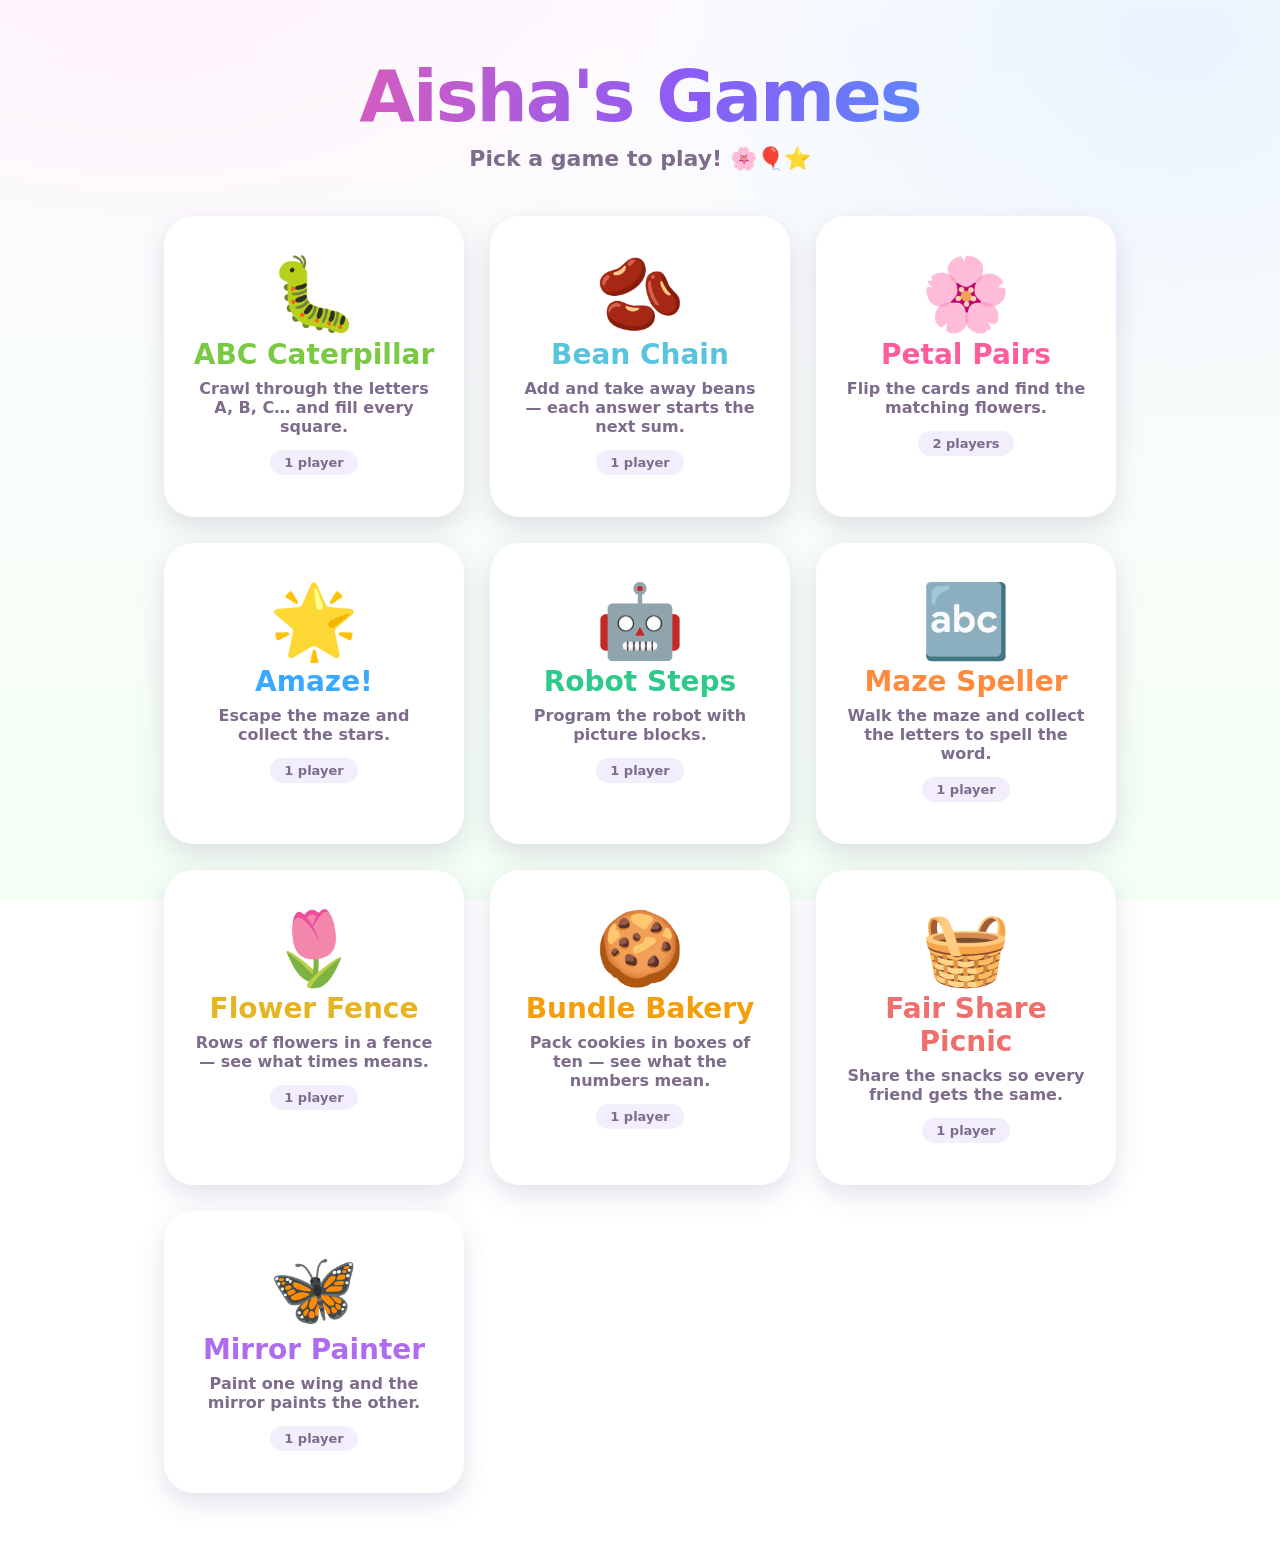
<file: index.html>
<!doctype html>
<html lang="en">
<head>
  <meta charset="utf-8">
  <meta name="viewport" content="width=device-width, initial-scale=1">
  <title>Aisha's Games</title>
  <link rel="icon" href="data:image/svg+xml,<svg xmlns='http://www.w3.org/2000/svg' viewBox='0 0 32 32'><text y='26' font-size='26'>🎈</text></svg>">
  <!-- "Install" / "Add to Dock" / "Add to Home Screen" on the web. Ignored from file://. -->
  <link rel="manifest" href="manifest.webmanifest">
  <link rel="apple-touch-icon" href="core/icons/icon-180.png">
  <meta name="theme-color" content="#8b5cf6">
  <link rel="stylesheet" href="core/shell.css">
  <link rel="stylesheet" href="core/home.css">
</head>
<body>

  <main class="home">
    <h1 class="home-title">Aisha's Games</h1>
    <p class="home-sub">Pick a game to play! 🌸🎈⭐</p>
    <div class="home-grid" id="home-grid"></div>
  </main>

  <script src="core/util.js"></script>
  <script src="core/games.js"></script>
  <script>
    const { el } = AG.util;
    const grid = document.getElementById('home-grid');

    if (!AG.games.length) {
      grid.append(el('p', { class: 'home-empty', text: 'No games yet — add one to core/games.js!' }));
    }

    for (const game of AG.games) {
      grid.append(el('a', {
        class: 'home-card',
        href: game.dir,
        style: { '--home-accent': game.accent || 'var(--ag-pink)' },
      }, [
        el('span', { class: 'home-card-emoji', text: game.emoji, 'aria-hidden': 'true' }),
        el('span', { class: 'home-card-title', text: game.title }),
        el('span', { class: 'home-card-blurb', text: game.blurb }),
        el('span', { class: 'home-card-players', text: game.players }),
      ]));
    }
  </script>
</body>
</html>
</file>
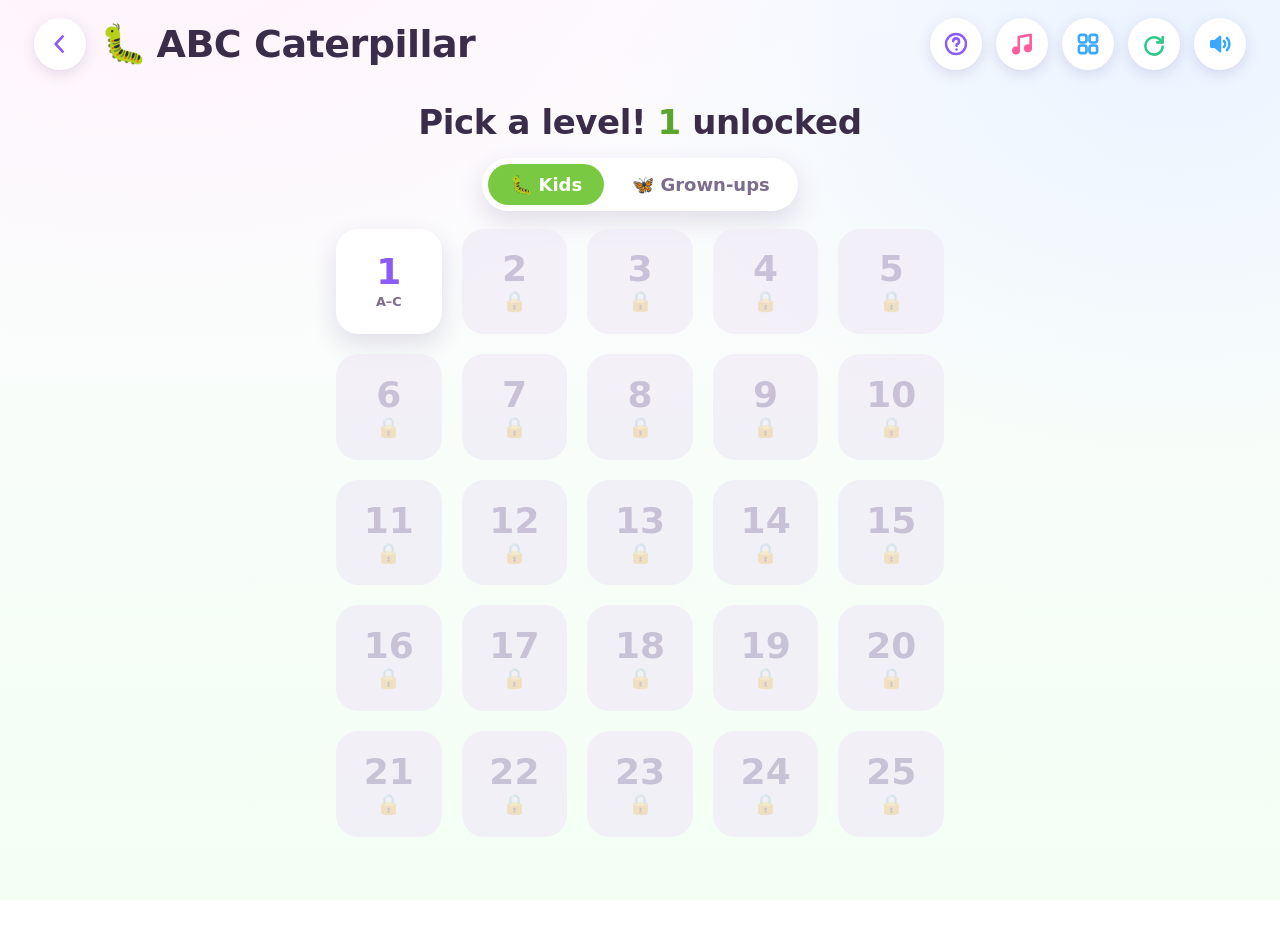
<file: games/abc-caterpillar/index.html>
<!doctype html>
<html lang="en">
<head>
  <meta charset="utf-8">
  <meta name="viewport" content="width=device-width, initial-scale=1">
  <title>ABC Caterpillar 🐛</title>
  <link rel="icon" href="data:image/svg+xml,<svg xmlns='http://www.w3.org/2000/svg' viewBox='0 0 32 32'><text y='26' font-size='26'>🐛</text></svg>">
  <link rel="stylesheet" href="../../core/shell.css">
  <link rel="stylesheet" href="game.css">
</head>
<body class="ag-no-select">

  <div class="ac-page">
    <!-- the shared header is inserted here by core/shell.js -->

    <p class="ac-banner" role="status" aria-live="polite"></p>

    <div class="ac-view ac-view--levels">
      <div class="ac-tabs" role="tablist">
        <button class="ac-tab" type="button" role="tab" data-mode="kids">🐛 Kids</button>
        <button class="ac-tab" type="button" role="tab" data-mode="grown">🦋 Grown-ups</button>
      </div>
      <button class="ac-daily" type="button" hidden></button>
      <div class="ac-levels"></div>
    </div>

    <div class="ac-view ac-view--play" hidden>
      <div class="ac-hud">
        <span class="ac-hud-pick">
          <button class="ac-hud-step ac-hud-prev" type="button" aria-label="Previous level">◀</button>
          <span class="ac-hud-level">Level 1</span>
          <button class="ac-hud-step ac-hud-next" type="button" aria-label="Next level">▶</button>
        </span>
        <span class="ac-hud-leaves">🍃 0 left</span>
        <span class="ac-hud-time" hidden>⏱ 0:00</span>
      </div>
      <svg class="ac-board" role="img" aria-label="Caterpillar puzzle"></svg>
      <div class="ac-controls">
        <button class="ag-btn ag-btn--quiet ac-undo" type="button">↩ Undo</button>
        <button class="ag-btn ac-hint" type="button">💡 Hint</button>
      </div>
    </div>
  </div>

  <script src="../../core/util.js"></script>
  <script src="../../core/store.js"></script>
  <script src="../../core/audio.js"></script>
  <script src="../../core/fx.js"></script>
  <script src="../../core/shell.js"></script>
  <script src="music.js"></script>
  <script src="puzzles.js"></script>
  <script src="levels-data.js"></script>
  <script src="game.js"></script>
</body>
</html>
</file>
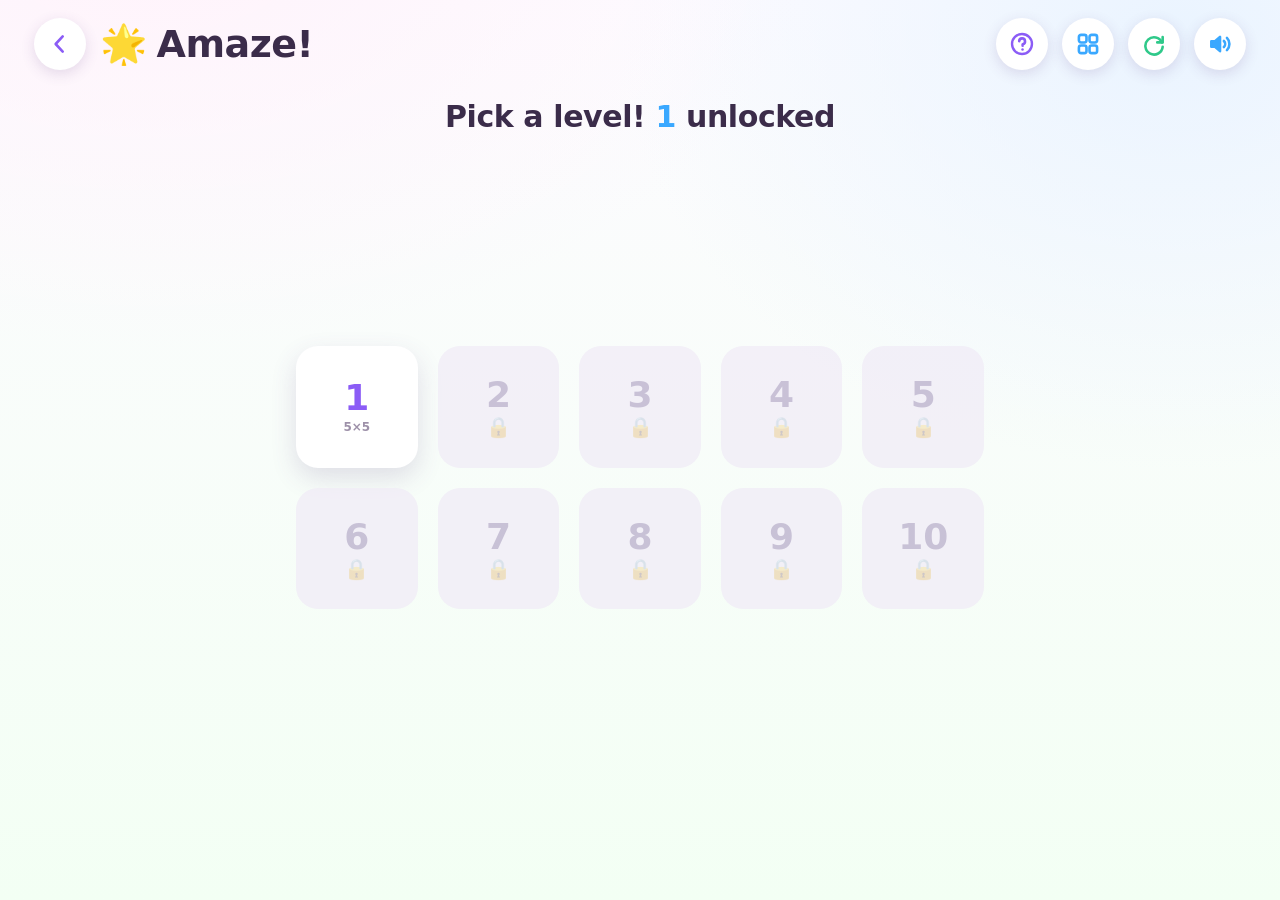
<file: games/amaze/index.html>
<!doctype html>
<html lang="en">
<head>
  <meta charset="utf-8">
  <meta name="viewport" content="width=device-width, initial-scale=1">
  <title>Amaze! 🌟</title>
  <link rel="icon" href="data:image/svg+xml,<svg xmlns='http://www.w3.org/2000/svg' viewBox='0 0 32 32'><text y='26' font-size='26'>🌟</text></svg>">
  <link rel="stylesheet" href="../../core/shell.css">
  <link rel="stylesheet" href="game.css">
</head>
<body class="ag-no-select">

  <div class="ama-page">
    <!-- the shared header is inserted here by core/shell.js -->

    <p class="ama-banner" role="status" aria-live="polite"></p>

    <div class="ama-view ama-view--levels">
      <div class="ama-levels"></div>
    </div>

    <div class="ama-view ama-view--maze" hidden>
      <div class="ama-hud">
        <span class="ama-hud-level">Level 1</span>
        <span class="ama-hud-stars">⭐ 0 / 3</span>
      </div>
      <canvas class="ama-canvas"></canvas>
    </div>
  </div>

  <script src="../../core/util.js"></script>
  <script src="../../core/store.js"></script>
  <script src="../../core/audio.js"></script>
  <script src="../../core/fx.js"></script>
  <script src="../../core/shell.js"></script>
  <script src="maze.js"></script>
  <script src="game.js"></script>
</body>
</html>
</file>
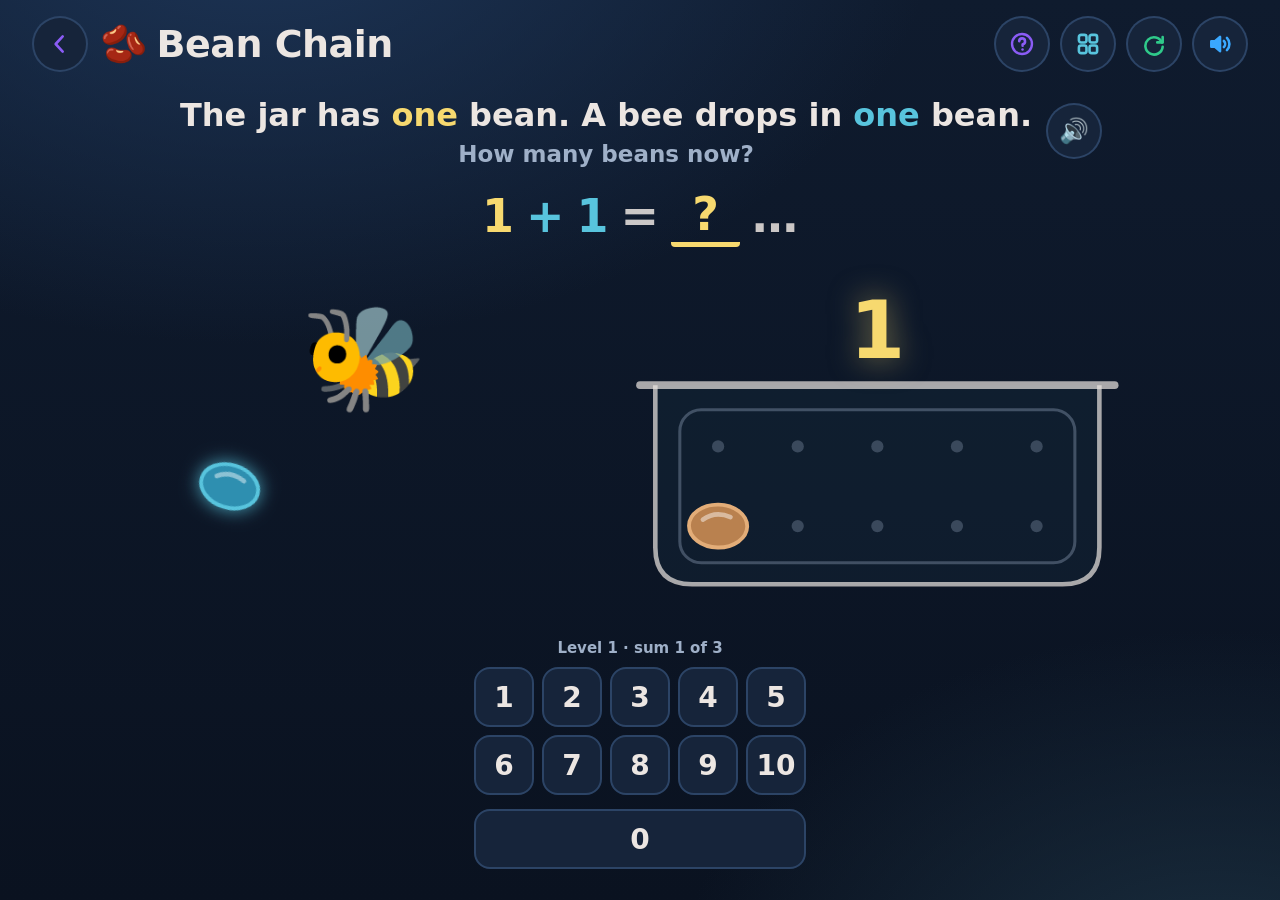
<file: games/bean-chain/index.html>
<!doctype html>
<html lang="en">
<head>
  <meta charset="utf-8">
  <meta name="viewport" content="width=device-width, initial-scale=1">
  <title>Bean Chain 🫘</title>
  <link rel="icon" href="data:image/svg+xml,<svg xmlns='http://www.w3.org/2000/svg' viewBox='0 0 32 32'><text y='26' font-size='26'>🫘</text></svg>">
  <link rel="stylesheet" href="../../core/shell.css">
  <link rel="stylesheet" href="game.css">
</head>
<body class="ag-no-select bc-body">

  <div class="bc-page">
    <!-- the shared header is inserted here by core/shell.js -->

    <div class="bc-tale">
      <div class="bc-words" role="status" aria-live="polite">
        <p class="bc-story"></p>
        <p class="bc-question"></p>
      </div>
      <button class="bc-speak" type="button" title="Read it to me" aria-label="Read it to me">🔊</button>
    </div>

    <div class="bc-chain"></div>

    <div class="bc-play">
      <svg class="bc-jar" viewBox="0 0 640 360" aria-hidden="true"></svg>
      <div class="bc-side">
        <p class="bc-hud"></p>
        <div class="bc-pad"></div>
      </div>
    </div>
  </div>

  <script src="../../core/util.js"></script>
  <script src="../../core/store.js"></script>
  <script src="../../core/audio.js"></script>
  <script src="../../core/fx.js"></script>
  <script src="../../core/shell.js"></script>
  <script src="game.js"></script>
</body>
</html>
</file>
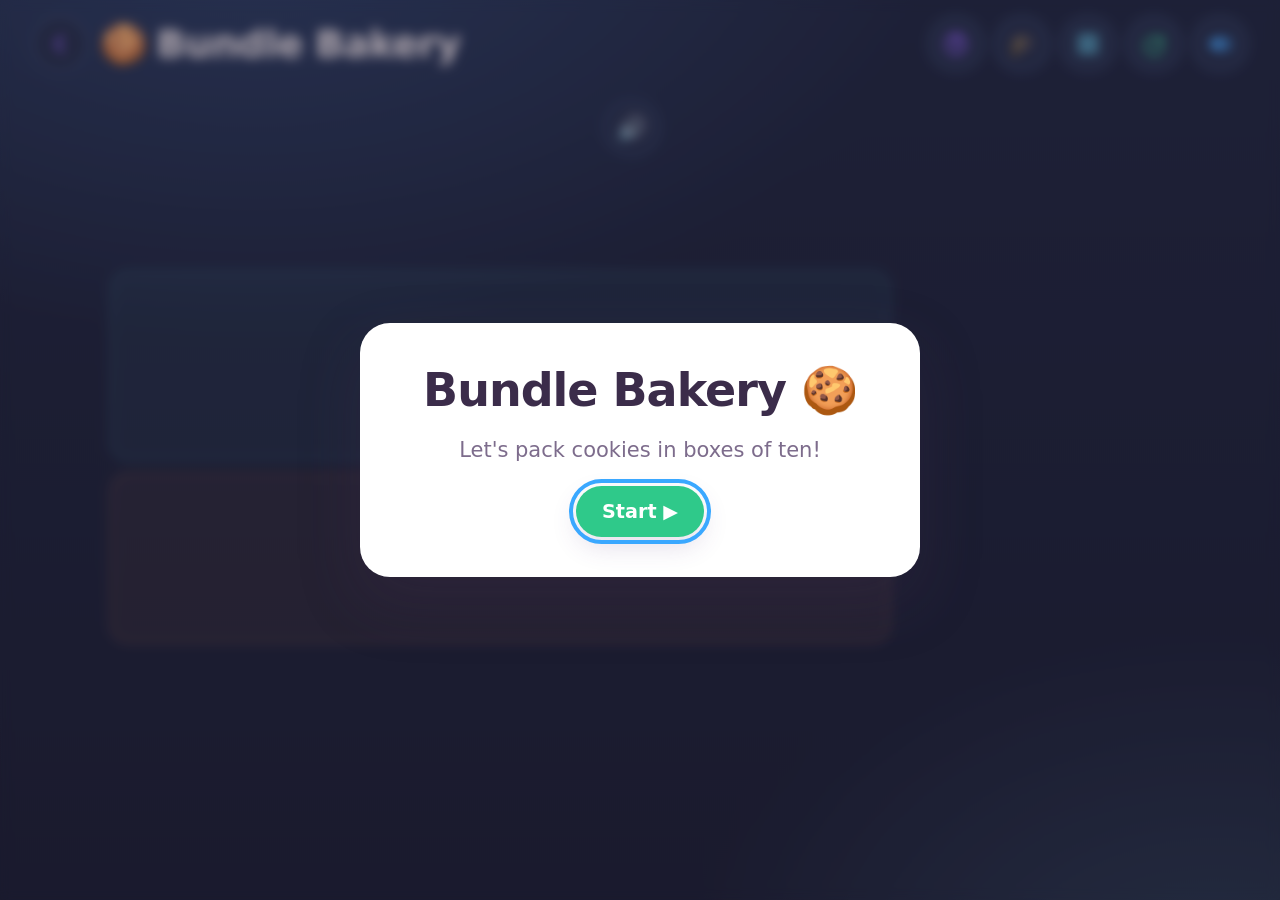
<file: games/bundle-bakery/index.html>
<!doctype html>
<html lang="en">
<head>
  <meta charset="utf-8">
  <meta name="viewport" content="width=device-width, initial-scale=1">
  <title>Bundle Bakery 🍪</title>
  <link rel="icon" href="data:image/svg+xml,<svg xmlns='http://www.w3.org/2000/svg' viewBox='0 0 32 32'><text y='26' font-size='26'>🍪</text></svg>">
  <link rel="stylesheet" href="../../core/shell.css">
  <link rel="stylesheet" href="game.css">
</head>
<body class="ag-no-select bb-body">

  <div class="bb-page">
    <!-- the shared header is inserted here by core/shell.js -->

    <div class="bb-tale">
      <button class="bb-speak" type="button" title="Read it to me" aria-label="Read it to me">🔊</button>
      <div class="bb-words" role="status" aria-live="polite">
        <p class="bb-story"></p>
        <p class="bb-question"></p>
      </div>
    </div>

    <div class="bb-num" aria-live="polite"></div>

    <div class="bb-play">
      <div class="bb-stage">
        <div class="bb-count" hidden>
          <span class="bb-animal"></span>
          <span class="bb-run"></span>
        </div>
        <div class="bb-shelf" aria-label="Boxes of ten"></div>
        <div class="bb-tray" aria-label="Loose cookies"></div>
      </div>

      <div class="bb-side">
        <p class="bb-hud"></p>
        <div class="bb-pad" hidden></div>
        <button class="bb-go bb-pack" type="button" hidden>Pack ten 📦</button>
        <div class="bb-make" hidden>
          <div class="bb-make-row is-tens">
            <button class="bb-step" type="button" data-what="box" data-by="-1" aria-label="One box less">−</button>
            <span class="bb-make-icon">📦</span>
            <button class="bb-step" type="button" data-what="box" data-by="1" aria-label="One more box">+</button>
          </div>
          <div class="bb-make-row is-ones">
            <button class="bb-step" type="button" data-what="cookie" data-by="-1" aria-label="One cookie less">−</button>
            <span class="bb-make-icon">🍪</span>
            <button class="bb-step" type="button" data-what="cookie" data-by="1" aria-label="One more cookie">+</button>
          </div>
          <button class="bb-go bb-done" type="button">Done ✓</button>
        </div>
        <button class="bb-go bb-next" type="button" hidden>Next ▶</button>
      </div>
    </div>
  </div>

  <script src="../../core/util.js"></script>
  <script src="../../core/store.js"></script>
  <script src="../../core/audio.js"></script>
  <script src="../../core/fx.js"></script>
  <script src="../../core/shell.js"></script>
  <script src="game.js"></script>
</body>
</html>
</file>
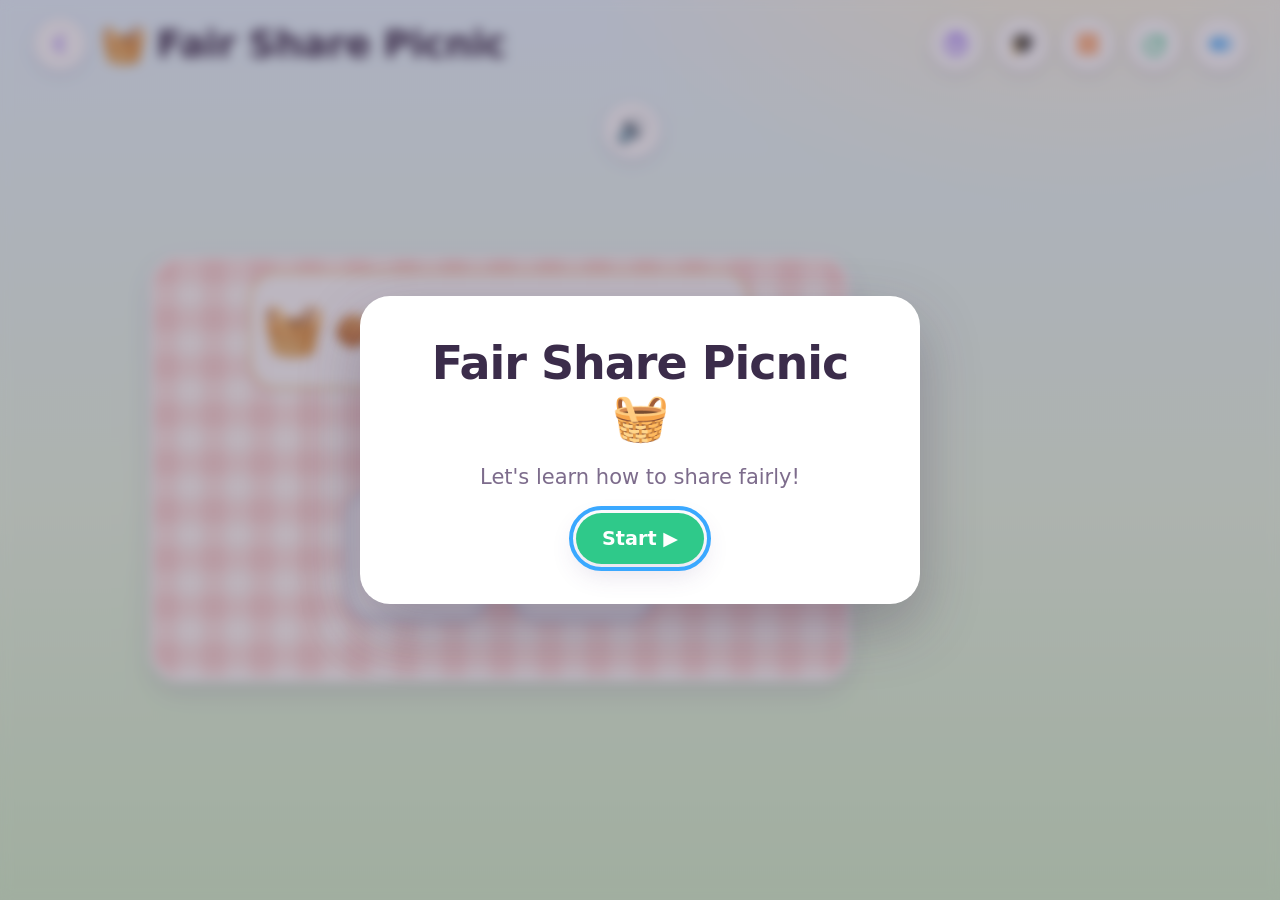
<file: games/fair-share-picnic/index.html>
<!doctype html>
<html lang="en">
<head>
  <meta charset="utf-8">
  <meta name="viewport" content="width=device-width, initial-scale=1">
  <title>Fair Share Picnic 🧺</title>
  <link rel="icon" href="data:image/svg+xml,<svg xmlns='http://www.w3.org/2000/svg' viewBox='0 0 32 32'><text y='26' font-size='26'>🧺</text></svg>">
  <link rel="stylesheet" href="../../core/shell.css">
  <link rel="stylesheet" href="game.css">
</head>
<body class="ag-no-select fsp-body">

  <div class="fsp-page">
    <!-- the shared header is inserted here by core/shell.js -->

    <div class="fsp-tale">
      <button class="fsp-speak" type="button" title="Read it to me" aria-label="Read it to me">🔊</button>
      <div class="fsp-words" role="status" aria-live="polite">
        <p class="fsp-story"></p>
        <p class="fsp-question"></p>
      </div>
    </div>

    <div class="fsp-eq" aria-live="polite"></div>

    <div class="fsp-play">
      <div class="fsp-picnic">
        <div class="fsp-top">
          <button class="fsp-pile" type="button" aria-label="The basket of snacks">
            <span class="fsp-basket" aria-hidden="true">🧺</span>
            <span class="fsp-heap"></span>
          </button>
          <button class="fsp-dog" type="button" aria-label="Give the rest to the dog" hidden>
            <span class="fsp-dogface" aria-hidden="true">🐶</span>
            <span class="fsp-bowl"></span>
            <span class="fsp-badge fsp-dogbadge"></span>
          </button>
        </div>
        <div class="fsp-friends"></div>
      </div>

      <div class="fsp-side">
        <p class="fsp-hud"></p>
        <div class="fsp-pad" hidden></div>
        <button class="fsp-go" type="button" hidden>Next ▶</button>
      </div>
    </div>
  </div>

  <script src="../../core/util.js"></script>
  <script src="../../core/store.js"></script>
  <script src="../../core/audio.js"></script>
  <script src="../../core/fx.js"></script>
  <script src="../../core/shell.js"></script>
  <script src="game.js"></script>
</body>
</html>
</file>
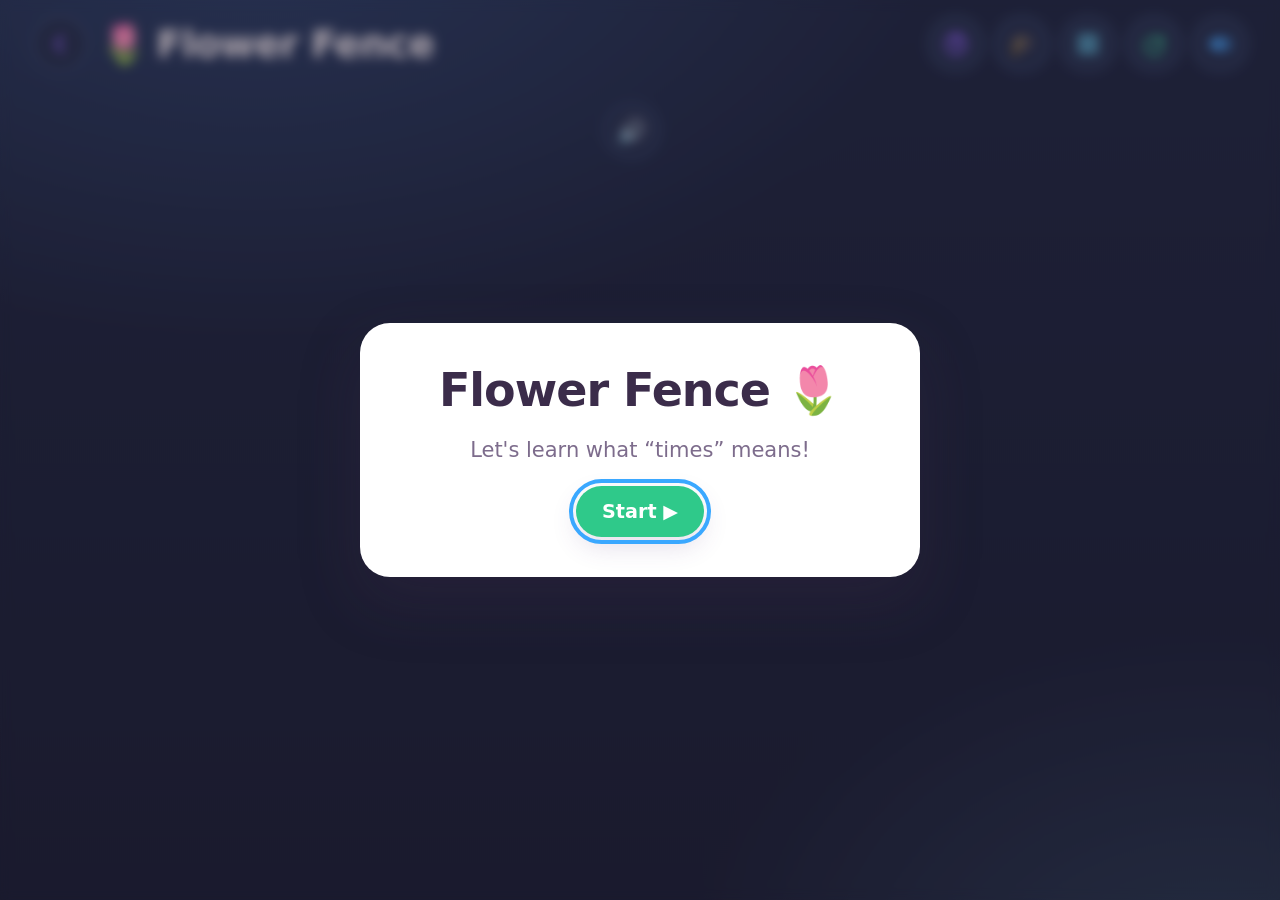
<file: games/flower-fence/index.html>
<!doctype html>
<html lang="en">
<head>
  <meta charset="utf-8">
  <meta name="viewport" content="width=device-width, initial-scale=1">
  <title>Flower Fence 🌷</title>
  <link rel="icon" href="data:image/svg+xml,<svg xmlns='http://www.w3.org/2000/svg' viewBox='0 0 32 32'><text y='26' font-size='26'>🌷</text></svg>">
  <link rel="stylesheet" href="../../core/shell.css">
  <link rel="stylesheet" href="game.css">
</head>
<body class="ag-no-select ff-body">

  <div class="ff-page">
    <!-- the shared header is inserted here by core/shell.js -->

    <div class="ff-tale">
      <button class="ff-speak" type="button" title="Read it to me" aria-label="Read it to me">🔊</button>
      <div class="ff-words" role="status" aria-live="polite">
        <p class="ff-story"></p>
        <p class="ff-question"></p>
      </div>
    </div>

    <div class="ff-eq" aria-live="polite"></div>

    <div class="ff-play">
      <svg class="ff-garden" role="img" aria-label="The garden"></svg>

      <div class="ff-side">
        <p class="ff-hud"></p>
        <div class="ff-pad" hidden></div>
        <button class="ff-go ff-plant" type="button" hidden>Plant 🌱</button>
        <button class="ff-go ff-next" type="button" hidden>Next ▶</button>
      </div>
    </div>
  </div>

  <script src="../../core/util.js"></script>
  <script src="../../core/store.js"></script>
  <script src="../../core/audio.js"></script>
  <script src="../../core/fx.js"></script>
  <script src="../../core/shell.js"></script>
  <script src="game.js"></script>
</body>
</html>
</file>
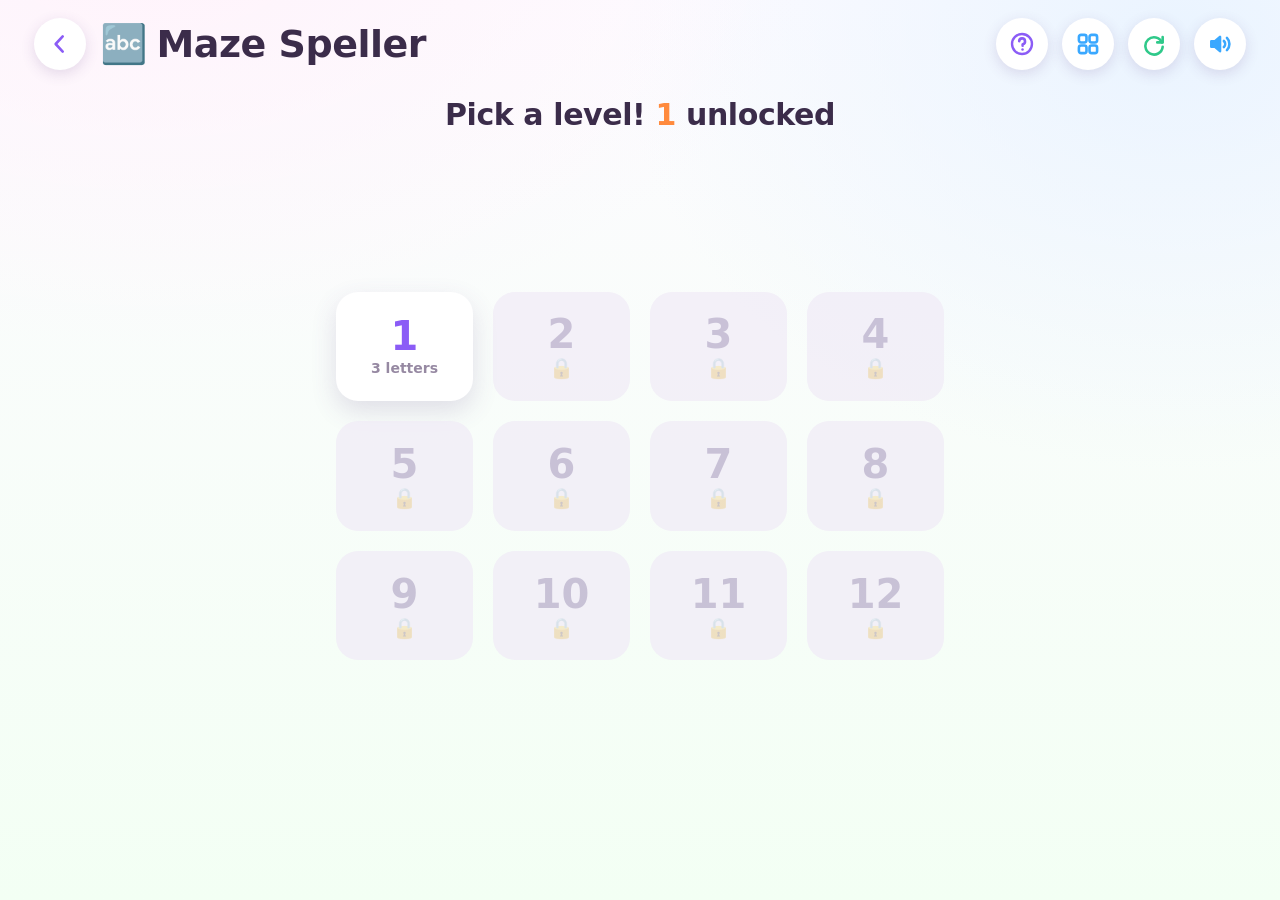
<file: games/maze-speller/index.html>
<!doctype html>
<html lang="en">
<head>
  <meta charset="utf-8">
  <meta name="viewport" content="width=device-width, initial-scale=1">
  <title>Maze Speller 🔤</title>
  <link rel="icon" href="data:image/svg+xml,<svg xmlns='http://www.w3.org/2000/svg' viewBox='0 0 32 32'><text y='26' font-size='26'>🔤</text></svg>">
  <link rel="stylesheet" href="../../core/shell.css">
  <link rel="stylesheet" href="game.css">
</head>
<body class="ag-no-select">

  <div class="ms-page">
    <!-- the shared header is inserted here by core/shell.js -->

    <p class="ms-banner" role="status" aria-live="polite"></p>

    <div class="ms-view ms-view--levels">
      <div class="ms-levels"></div>
    </div>

    <div class="ms-view ms-view--maze" hidden>
      <div class="ms-hud">
        <button class="ms-clue" type="button" aria-label="Hear the word" title="Hear the word"></button>
        <div class="ms-slots" aria-label="Letters spelled so far"></div>
        <div class="ms-info">
          <span class="ms-info-level">Level 1</span>
          <span class="ms-info-clock">⏱ 0:00</span>
        </div>
      </div>
      <div class="ms-board">
        <canvas class="ms-canvas"></canvas>
        <div class="ms-x" aria-hidden="true">✕</div>
      </div>
    </div>
  </div>

  <script src="../../core/util.js"></script>
  <script src="../../core/store.js"></script>
  <script src="../../core/audio.js"></script>
  <script src="../../core/fx.js"></script>
  <script src="../../core/shell.js"></script>
  <script src="words.js"></script>
  <script src="maze.js"></script>
  <script src="game.js"></script>
</body>
</html>
</file>
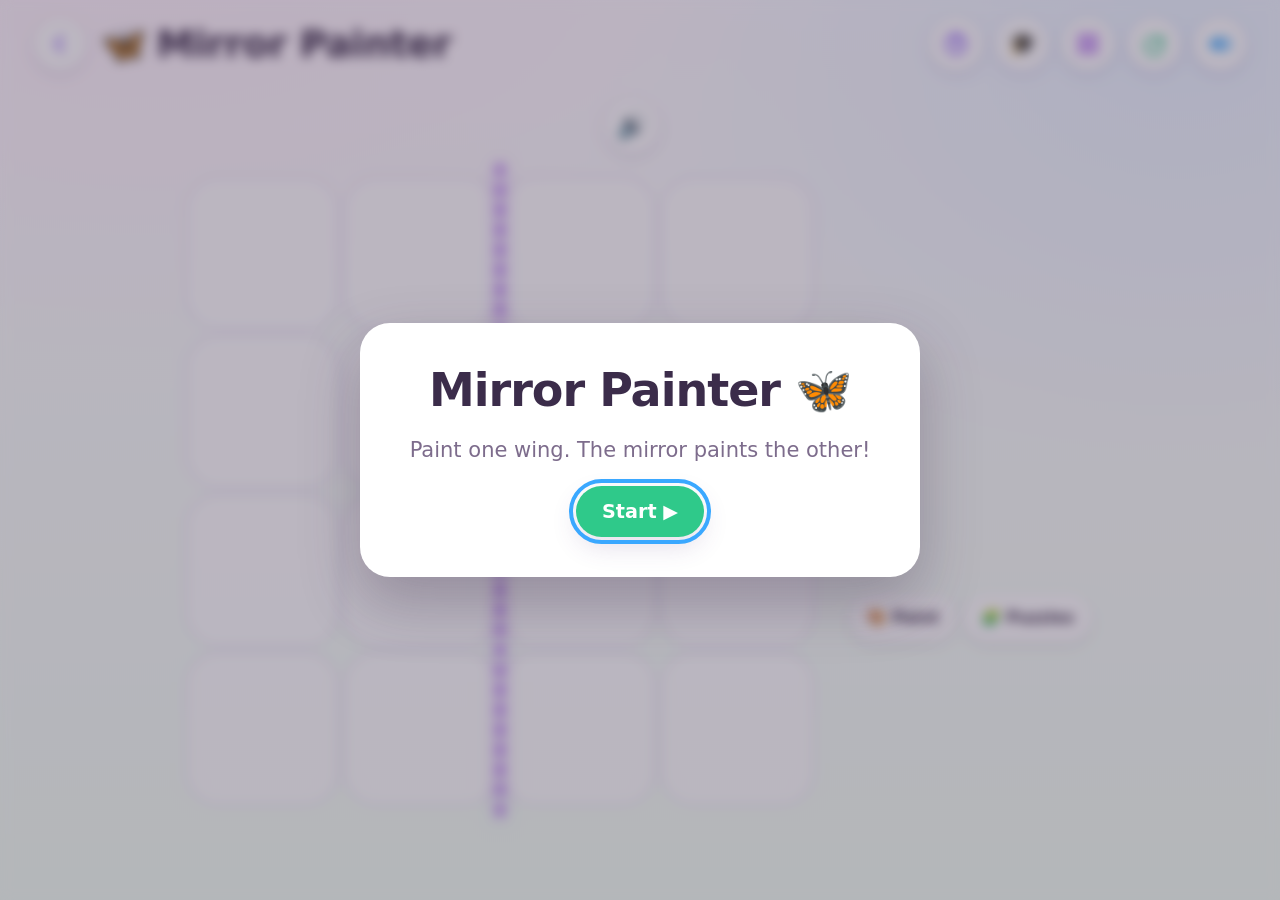
<file: games/mirror-painter/index.html>
<!doctype html>
<html lang="en">
<head>
  <meta charset="utf-8">
  <meta name="viewport" content="width=device-width, initial-scale=1">
  <title>Mirror Painter 🦋</title>
  <link rel="icon" href="data:image/svg+xml,<svg xmlns='http://www.w3.org/2000/svg' viewBox='0 0 32 32'><text y='26' font-size='26'>🦋</text></svg>">
  <link rel="stylesheet" href="../../core/shell.css">
  <link rel="stylesheet" href="game.css">
</head>
<body class="ag-no-select">

  <div class="mp-page">
    <!-- the shared header is inserted here by core/shell.js -->

    <div class="mp-tale">
      <button class="mp-speak" type="button" title="Read it to me" aria-label="Read it to me">🔊</button>
      <div class="mp-words" role="status" aria-live="polite">
        <p class="mp-story"></p>
        <p class="mp-question"></p>
      </div>
    </div>

    <div class="mp-play">
      <div class="mp-board" role="img" aria-label="The painting"></div>

      <div class="mp-side">
        <p class="mp-hud"></p>
        <div class="mp-palette"></div>
        <div class="mp-row mp-freebar" hidden>
          <button class="mp-tool mp-axis" type="button" data-axis="v" title="Side to side mirror" aria-label="Side to side mirror">↔️</button>
          <button class="mp-tool mp-axis" type="button" data-axis="h" title="Up and down mirror" aria-label="Up and down mirror">↕️</button>
          <button class="mp-tool mp-axis" type="button" data-axis="both" title="Two mirrors" aria-label="Two mirrors">➕</button>
          <button class="mp-tool mp-clear" type="button" title="Clear the picture" aria-label="Clear the picture">🧹</button>
        </div>
        <button class="mp-go mp-next" type="button" hidden>Next ▶</button>
        <button class="mp-go mp-check" type="button" hidden>Check 👀</button>
        <button class="mp-go mp-tada" type="button" hidden>Ta-da! ✨</button>
        <div class="mp-row mp-modes">
          <button class="mp-mode mp-to-free" type="button">🎨 Paint</button>
          <button class="mp-mode mp-to-puzzles" type="button">🧩 Puzzles</button>
        </div>
      </div>
    </div>
  </div>

  <script src="../../core/util.js"></script>
  <script src="../../core/store.js"></script>
  <script src="../../core/audio.js"></script>
  <script src="../../core/fx.js"></script>
  <script src="../../core/shell.js"></script>
  <script src="game.js"></script>
</body>
</html>
</file>
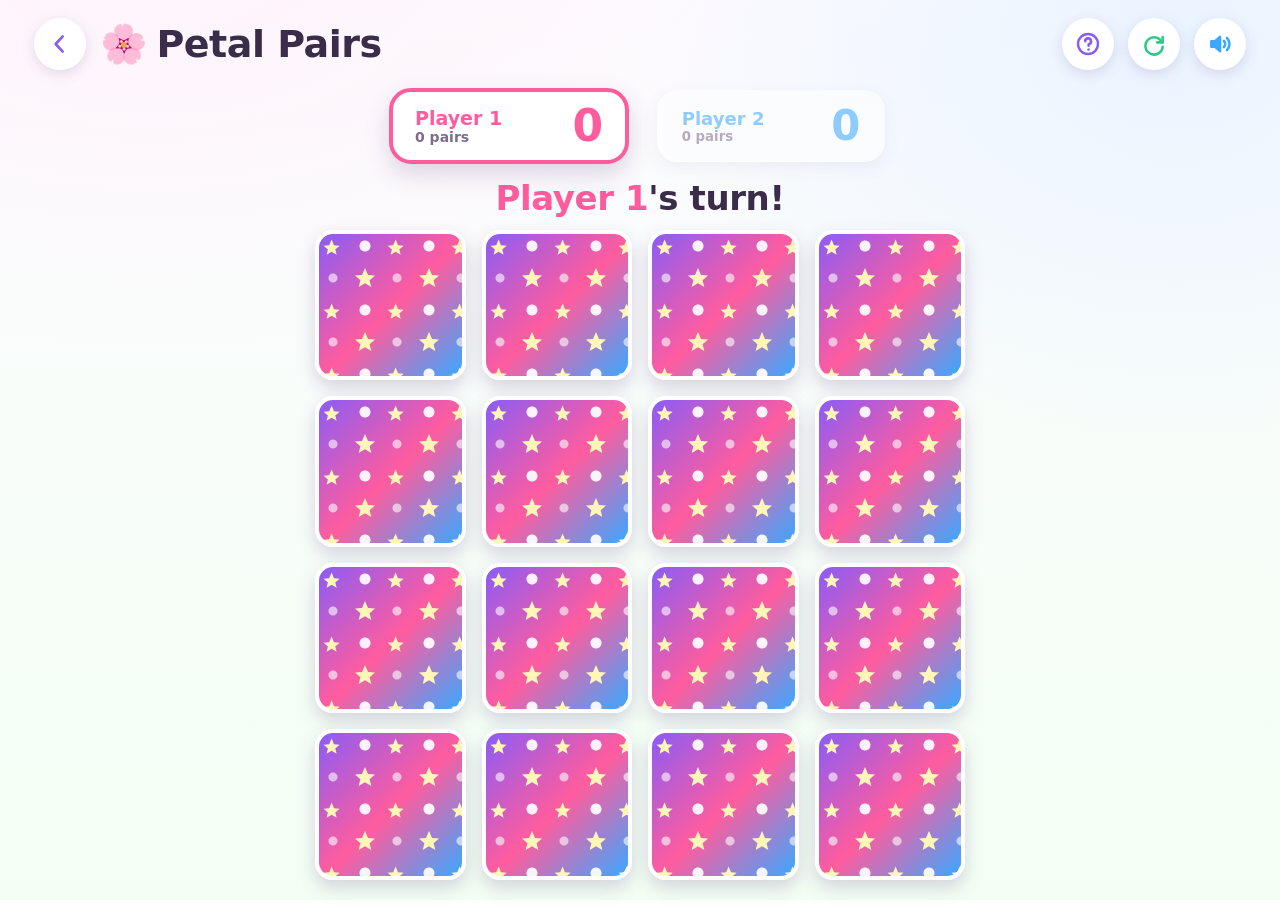
<file: games/petal-pairs/index.html>
<!doctype html>
<html lang="en">
<head>
  <meta charset="utf-8">
  <meta name="viewport" content="width=device-width, initial-scale=1">
  <title>Petal Pairs 🌸</title>
  <link rel="icon" href="data:image/svg+xml,<svg xmlns='http://www.w3.org/2000/svg' viewBox='0 0 32 32'><text y='26' font-size='26'>🌸</text></svg>">
  <link rel="stylesheet" href="../../core/shell.css">
  <link rel="stylesheet" href="game.css">
</head>
<body class="ag-no-select">

  <div class="pp-page">
    <!-- the shared header is inserted here by core/shell.js -->

    <div class="pp-scores">
      <div class="pp-player is-active" data-player="1">
        <div>
          <div class="pp-player-name">Player 1</div>
          <div class="pp-player-sub">0 pairs</div>
        </div>
        <div class="pp-player-score">0</div>
      </div>
      <div class="pp-player" data-player="2">
        <div>
          <div class="pp-player-name">Player 2</div>
          <div class="pp-player-sub">0 pairs</div>
        </div>
        <div class="pp-player-score">0</div>
      </div>
    </div>

    <p class="pp-turn" role="status" aria-live="polite"></p>

    <div class="pp-board-wrap">
      <div class="pp-board" role="grid" aria-label="Memory card board"></div>
    </div>
  </div>

  <script src="../../core/util.js"></script>
  <script src="../../core/store.js"></script>
  <script src="../../core/audio.js"></script>
  <script src="../../core/fx.js"></script>
  <script src="../../core/shell.js"></script>
  <script src="flowers.js"></script>
  <script src="game.js"></script>
</body>
</html>
</file>
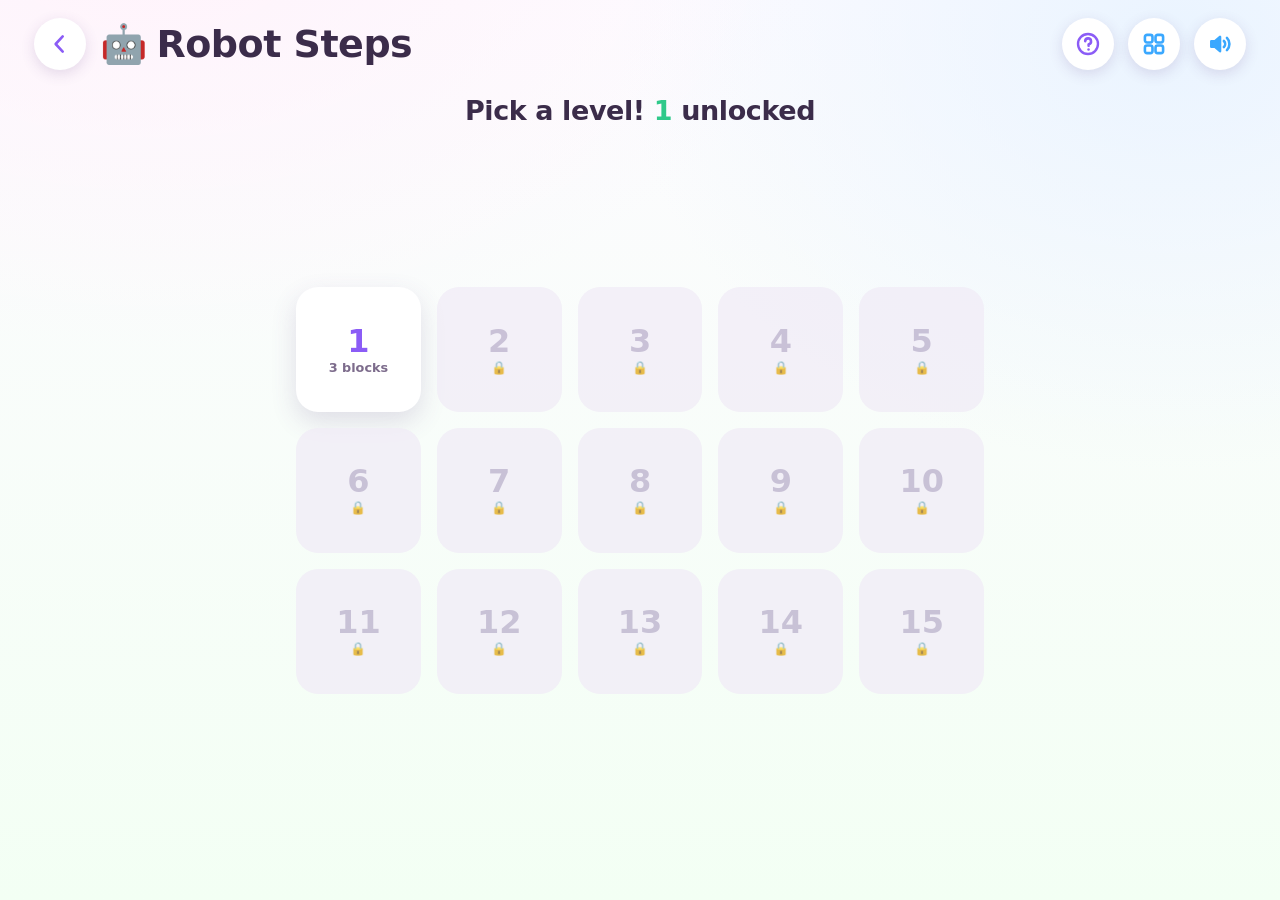
<file: games/robot-steps/index.html>
<!doctype html>
<html lang="en">
<head>
  <meta charset="utf-8">
  <meta name="viewport" content="width=device-width, initial-scale=1">
  <title>Robot Steps 🤖</title>
  <link rel="icon" href="data:image/svg+xml,<svg xmlns='http://www.w3.org/2000/svg' viewBox='0 0 32 32'><text y='26' font-size='26'>🤖</text></svg>">
  <link rel="stylesheet" href="../../core/shell.css">
  <link rel="stylesheet" href="game.css">
</head>
<body class="ag-no-select">

  <div class="rs-page">
    <!-- the shared header is inserted here by core/shell.js -->

    <p class="rs-banner" role="status" aria-live="polite"></p>

    <div class="rs-view rs-view--levels">
      <div class="rs-levels"></div>
    </div>

    <div class="rs-view rs-view--play" hidden>
      <div class="rs-board-wrap">
        <canvas class="rs-canvas"></canvas>
      </div>

      <div class="rs-controls">
        <div class="rs-row-label">Blocks</div>
        <div class="rs-palette"></div>

        <div class="rs-row-label">My plan</div>
        <div class="rs-strip"></div>

        <div class="rs-buttons">
          <button class="ag-btn ag-btn--green rs-play" type="button">▶️ Play</button>
          <button class="ag-btn ag-btn--quiet rs-reset" type="button">↺ Reset</button>
          <button class="ag-btn ag-btn--quiet rs-clear" type="button">🧹 Clear</button>
        </div>
      </div>
    </div>
  </div>

  <script src="../../core/util.js"></script>
  <script src="../../core/store.js"></script>
  <script src="../../core/audio.js"></script>
  <script src="../../core/fx.js"></script>
  <script src="../../core/shell.js"></script>
  <script src="levels.js"></script>
  <script src="game.js"></script>
</body>
</html>
</file>
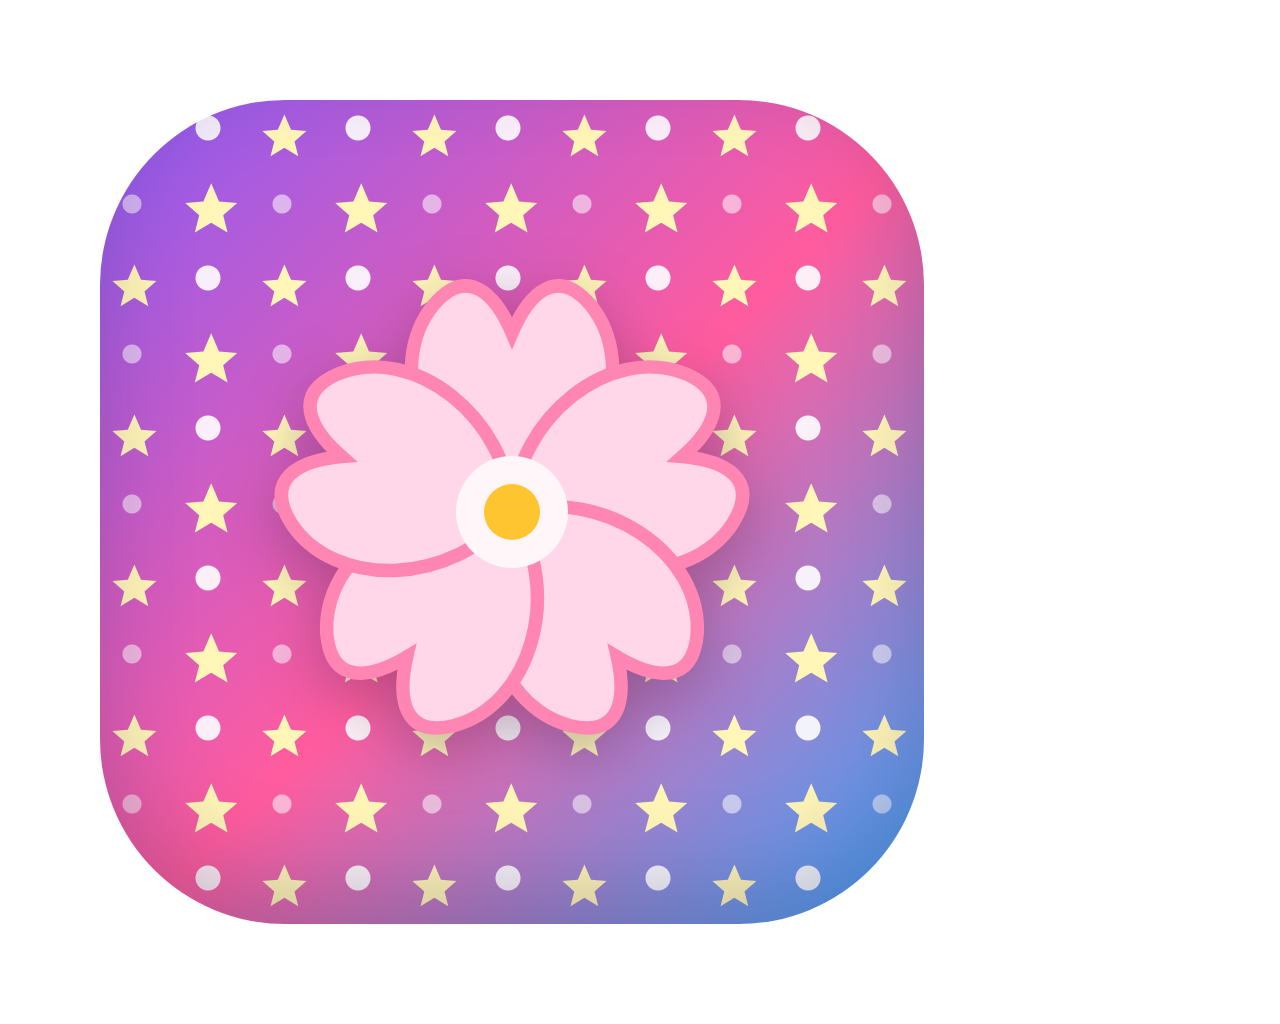
<file: app/icon.html>
<!doctype html>
<meta charset="utf-8">
<style>
  html, body { margin: 0; width: 1024px; height: 1024px; background: transparent; }
  .tile {
    position: absolute; left: 100px; top: 100px; width: 824px; height: 824px;
    border-radius: 185px;
    background:
      url("data:image/svg+xml,%3Csvg xmlns='http://www.w3.org/2000/svg' width='150' height='150'%3E%3Cg fill='%23fff6b8'%3E%3Cg transform='translate(8,10) scale(2.2)'%3E%3Cpath d='M12 2 15 9 22 9.6 16.6 14.3 18.3 21 12 17.2 5.7 21 7.4 14.3 2 9.6 9 9z'/%3E%3C/g%3E%3Cg transform='translate(80,78) scale(2.6)'%3E%3Cpath d='M12 2 15 9 22 9.6 16.6 14.3 18.3 21 12 17.2 5.7 21 7.4 14.3 2 9.6 9 9z'/%3E%3C/g%3E%3C/g%3E%3C/svg%3E"),
      radial-gradient(circle at 108px 28px, rgba(255,255,255,.9) 12px, transparent 13px),
      radial-gradient(circle at 32px 104px, rgba(255,255,255,.55) 9px, transparent 10px),
      linear-gradient(135deg, #8b5cf6 0%, #ff5c9e 52%, #3aa8ff 100%);
    background-size: 150px 150px, 150px 150px, 150px 150px, 100% 100%;
    box-shadow: inset 0 -40px 90px rgba(59,44,74,.25);
    display: grid; place-items: center;
  }
  svg { width: 560px; height: 560px; filter: drop-shadow(0 18px 30px rgba(59,44,74,.35)); }
</style>
<div class="tile">
  <svg viewBox="0 0 100 100" xmlns="http://www.w3.org/2000/svg">
    <g id="p">
      <path d="M50 50 C 34 44 27 24 36 13 C 42 6 47 11 50 18 C 53 11 58 6 64 13 C 73 24 66 44 50 50 Z"
            fill="#ffd7e8" stroke="#ff85b3" stroke-width="2.4"/>
    </g>
    <use href="#p" transform="rotate(72 50 50)"/>
    <use href="#p" transform="rotate(144 50 50)"/>
    <use href="#p" transform="rotate(216 50 50)"/>
    <use href="#p" transform="rotate(288 50 50)"/>
    <circle cx="50" cy="50" r="10" fill="#fff6fa"/>
    <circle cx="50" cy="50" r="5" fill="#ffc531"/>
  </svg>
</div>
</file>
<file: core/shell.css>
/* ------------------------------------------------------------------
   Aisha Games — shared look & feel for every game in this project.
   Load this first, then the game's own stylesheet.
------------------------------------------------------------------ */

:root {
  --ag-bg-1: #fff3fb;
  --ag-bg-2: #eaf4ff;
  --ag-bg-3: #f3fff4;

  --ag-ink: #3b2c4a;
  --ag-ink-soft: #7d6c8c;
  --ag-card: #ffffff;

  --ag-pink: #ff5c9e;
  --ag-purple: #8b5cf6;
  --ag-green: #2fc98a;
  --ag-yellow: #ffc531;
  --ag-blue: #3aa8ff;
  --ag-orange: #ff8a3d;

  --ag-radius: 22px;
  --ag-radius-lg: 30px;
  --ag-shadow: 0 10px 26px rgba(96, 62, 130, 0.16);
  --ag-shadow-lift: 0 16px 34px rgba(96, 62, 130, 0.24);

  --ag-font: ui-rounded, "SF Pro Rounded", "Baloo 2", "Nunito",
             system-ui, -apple-system, "Segoe UI", sans-serif;
}

* { box-sizing: border-box; }

/* An author `display` rule outranks the UA's [hidden] { display: none },
   so games that toggle `el.hidden` need this to actually hide anything. */
[hidden] { display: none !important; }

html, body { height: 100%; }

body {
  margin: 0;
  font-family: var(--ag-font);
  color: var(--ag-ink);
  background:
    radial-gradient(1100px 700px at 12% -8%, var(--ag-bg-1), transparent 60%),
    radial-gradient(900px 700px at 92% 4%, var(--ag-bg-2), transparent 62%),
    linear-gradient(180deg, #fdfbff 0%, var(--ag-bg-3) 100%);
  background-attachment: fixed;
  -webkit-font-smoothing: antialiased;
}

/* Kids tap fast and repeatedly — never select text by accident. */
body.ag-no-select { user-select: none; -webkit-user-select: none; }

/* ---------- header ---------- */

.ag-header {
  display: flex;
  align-items: center;
  gap: 14px;
  padding: 18px clamp(16px, 3vw, 34px);
}

.ag-title {
  margin: 0;
  font-size: clamp(24px, 3.4vw, 38px);
  font-weight: 800;
  letter-spacing: -0.5px;
  display: flex;
  align-items: center;
  gap: 10px;
}

.ag-header-spacer { flex: 1; }

/* ---------- buttons ---------- */

.ag-btn {
  font-family: inherit;
  font-size: clamp(16px, 1.5vw, 20px);
  font-weight: 800;
  color: #fff;
  background: var(--ag-purple);
  border: none;
  border-radius: 999px;
  padding: 14px 26px;
  cursor: pointer;
  box-shadow: var(--ag-shadow);
  transition: transform 0.12s ease, box-shadow 0.12s ease, filter 0.12s ease;
}
.ag-btn:hover { transform: translateY(-2px); box-shadow: var(--ag-shadow-lift); }
.ag-btn:active { transform: translateY(1px) scale(0.97); }
.ag-btn:focus-visible { outline: 4px solid var(--ag-blue); outline-offset: 3px; }

.ag-btn--pink { background: var(--ag-pink); }
.ag-btn--green { background: var(--ag-green); }
.ag-btn--quiet {
  background: #fff;
  color: var(--ag-ink);
  box-shadow: 0 4px 14px rgba(96, 62, 130, 0.14);
}

.ag-icon-btn {
  font-family: inherit;
  font-size: 22px;
  line-height: 1;
  width: 52px;
  height: 52px;
  display: grid;
  place-items: center;
  border: none;
  border-radius: 50%;
  background: #fff;
  color: var(--ag-ink);
  cursor: pointer;
  box-shadow: 0 4px 14px rgba(96, 62, 130, 0.16);
  transition: transform 0.12s ease, box-shadow 0.12s ease;
  text-decoration: none;
}
.ag-icon-btn:hover { transform: translateY(-2px); box-shadow: var(--ag-shadow); }
.ag-icon-btn:active { transform: scale(0.94); }
.ag-icon-btn:focus-visible { outline: 4px solid var(--ag-blue); outline-offset: 3px; }
.ag-icon-btn svg { width: 26px; height: 26px; display: block; }

/* ---------- overlay panels (win screen, how-to-play) ---------- */

.ag-overlay {
  position: fixed;
  inset: 0;
  z-index: 60;
  display: grid;
  place-items: center;
  padding: 20px;
  background: rgba(59, 44, 74, 0.34);
  backdrop-filter: blur(6px);
  animation: ag-fade-in 0.25s ease both;
}

.ag-panel {
  width: min(560px, 100%);
  max-height: 88vh;
  overflow: auto;
  background: var(--ag-card);
  border-radius: var(--ag-radius-lg);
  padding: clamp(24px, 4vw, 40px);
  text-align: center;
  box-shadow: 0 24px 60px rgba(59, 44, 74, 0.3);
  animation: ag-pop-in 0.35s cubic-bezier(0.34, 1.56, 0.64, 1) both;
}

.ag-panel h2 {
  margin: 0 0 8px;
  font-size: clamp(30px, 4.4vw, 46px);
  letter-spacing: -1px;
}

.ag-panel p { font-size: clamp(17px, 1.7vw, 21px); color: var(--ag-ink-soft); }

.ag-panel-actions {
  display: flex;
  gap: 12px;
  justify-content: center;
  flex-wrap: wrap;
  margin-top: 24px;
}

.ag-rules {
  text-align: left;
  font-size: clamp(17px, 1.7vw, 21px);
  line-height: 1.7;
  padding-left: 26px;
  margin: 18px 0 0;
}
.ag-rules li { margin-bottom: 8px; }

/* ---------- confetti ---------- */

.ag-confetti { position: fixed; inset: 0; pointer-events: none; z-index: 70; overflow: hidden; }
.ag-confetti i {
  position: absolute;
  top: -24px;
  display: block;
  border-radius: 2px;
  animation: ag-fall linear forwards;
}

@keyframes ag-fall {
  to { transform: translateY(108vh) rotate(var(--ag-spin, 720deg)); opacity: 0.9; }
}
@keyframes ag-fade-in { from { opacity: 0; } }
@keyframes ag-pop-in {
  from { opacity: 0; transform: scale(0.86) translateY(14px); }
}

@media (prefers-reduced-motion: reduce) {
  *, *::before, *::after {
    animation-duration: 0.01ms !important;
    animation-iteration-count: 1 !important;
    transition-duration: 0.01ms !important;
  }
}
</file>
<file: core/home.css>
/* Styles for the game picker (index.html at the project root). */

.home {
  max-width: 1000px;
  margin: 0 auto;
  padding: clamp(28px, 6vh, 70px) 22px 60px;
  text-align: center;
}

.home-title {
  margin: 0;
  font-size: clamp(38px, 7vw, 72px);
  font-weight: 900;
  letter-spacing: -2px;
  background: linear-gradient(100deg, var(--ag-pink), var(--ag-purple) 55%, var(--ag-blue));
  -webkit-background-clip: text;
  background-clip: text;
  color: transparent;
}

.home-sub {
  margin: 8px 0 clamp(28px, 5vh, 48px);
  font-size: clamp(17px, 2vw, 22px);
  font-weight: 700;
  color: var(--ag-ink-soft);
}

.home-grid {
  display: grid;
  grid-template-columns: repeat(auto-fit, minmax(230px, 300px));
  justify-content: center;
  gap: clamp(16px, 2.4vw, 26px);
}

.home-card {
  --home-accent: var(--ag-pink);
  display: flex;
  flex-direction: column;
  align-items: center;
  gap: 8px;
  padding: clamp(24px, 3vw, 38px) 22px;
  background: #fff;
  border-radius: var(--ag-radius-lg);
  border: 4px solid transparent;
  box-shadow: var(--ag-shadow);
  color: inherit;
  text-decoration: none;
  transition: transform 0.16s ease, box-shadow 0.16s ease, border-color 0.16s ease;
}
.home-card:hover {
  transform: translateY(-6px) rotate(-1deg);
  border-color: var(--home-accent);
  box-shadow: var(--ag-shadow-lift);
}
.home-card:focus-visible { outline: 4px solid var(--ag-blue); outline-offset: 4px; }

.home-card-emoji { font-size: clamp(52px, 6vw, 72px); line-height: 1; }
.home-card-title { font-size: clamp(22px, 2.4vw, 28px); font-weight: 900; color: var(--home-accent); }
.home-card-blurb { font-size: 16px; font-weight: 600; color: var(--ag-ink-soft); }
.home-card-players {
  margin-top: 6px;
  font-size: 13px;
  font-weight: 800;
  color: var(--ag-ink-soft);
  background: #f3eefc;
  border-radius: 999px;
  padding: 5px 14px;
}

.home-empty { color: var(--ag-ink-soft); font-weight: 700; }
</file>
<file: games/abc-caterpillar/game.css>
/* ---------------- ABC Caterpillar ---------------- */
/* Every class here is prefixed .ac- so games never collide.
   Use the --ag-* tokens from core/shell.css for colour and spacing. */

.ac-page {
  display: flex;
  flex-direction: column;
  min-height: 100vh;
}

.ac-banner {
  margin: clamp(10px, 1.6vh, 18px) 0;
  padding: 0 16px;
  text-align: center;
  font-size: clamp(22px, 2.8vw, 34px);
  font-weight: 900;
  letter-spacing: -0.4px;
  min-height: 1.2em;
}
.ac-banner .ac-hl { color: #5aa52c; }
.ac-banner .ac-letter {
  display: inline-grid;
  place-items: center;
  width: 1.4em;
  height: 1.4em;
  margin: 0 2px;
  border-radius: 50%;
  background: var(--ag-purple);
  color: #fff;
  vertical-align: middle;
}

.ac-banner .ac-letter.is-done { background: #5aa52c; }
.ac-banner .ac-letter.is-next { background: var(--ag-pink); }
.ac-banner .ac-gap { display: inline-block; width: 0.6em; }
.ac-banner .ac-emoji { font-size: 1.3em; vertical-align: middle; }

.ac-banner.is-bumped { animation: ac-bump 0.45s cubic-bezier(0.34, 1.56, 0.64, 1); }
@keyframes ac-bump { 40% { transform: scale(1.12); } }

.ac-view { flex: 1; display: flex; flex-direction: column; align-items: center; }
.ac-view--levels { justify-content: center; padding-bottom: 6vh; }

/* ---------- level select ---------- */

.ac-levels {
  display: grid;
  grid-template-columns: repeat(5, 1fr);
  gap: clamp(10px, 1.6vw, 20px);
  width: min(92vw, 640px, calc(100vh - 200px));
  padding: 0 16px clamp(20px, 4vh, 44px);
}

.ac-level {
  aspect-ratio: 1;
  display: flex;
  flex-direction: column;
  align-items: center;
  justify-content: center;
  gap: 4px;
  font-family: inherit;
  border: 4px solid transparent;
  border-radius: var(--ag-radius);
  background: var(--ag-card);
  box-shadow: var(--ag-shadow);
  cursor: pointer;
  transition: transform 0.15s, box-shadow 0.15s, border-color 0.15s;
}
.ac-level:hover:not(:disabled) {
  transform: translateY(-5px);
  border-color: #7ac943;
  box-shadow: var(--ag-shadow-lift);
}
.ac-level:active:not(:disabled) { transform: scale(0.96); }
.ac-level:focus-visible { outline: 4px solid #7ac943; outline-offset: 3px; }

.ac-level-num {
  font-size: clamp(24px, 3vw, 36px);
  font-weight: 900;
  color: var(--ag-purple);
  line-height: 1;
}
.ac-level-info { font-size: clamp(10px, 1vw, 13px); font-weight: 700; color: var(--ag-ink-soft); }

.ac-level:disabled {
  cursor: default;
  background: #f1ecf7;
  box-shadow: none;
  opacity: 0.75;
}
.ac-level:disabled .ac-level-num { color: #b9aecb; }
.ac-level-lock { font-size: clamp(15px, 1.6vw, 20px); line-height: 1; }

.ac-level.is-done { border-color: #7ac943; }
.ac-level.is-done .ac-level-num { color: #5aa52c; }

/* ---------- kids / grown-ups tabs ---------- */

.ac-tabs {
  display: inline-flex;
  gap: 6px;
  padding: 6px;
  margin-bottom: clamp(12px, 2vh, 20px);
  border-radius: 999px;
  background: var(--ag-card);
  box-shadow: var(--ag-shadow);
}
.ac-tab {
  font: inherit;
  font-size: clamp(15px, 1.5vw, 18px);
  font-weight: 800;
  padding: 10px 22px;
  border: 0;
  border-radius: 999px;
  background: transparent;
  color: var(--ag-ink-soft);
  cursor: pointer;
}
.ac-tab.is-on { background: #7ac943; color: #fff; }
.ac-tab[data-mode="grown"].is-on { background: var(--ag-purple); }

.ac-daily {
  font: inherit;
  font-size: clamp(15px, 1.5vw, 19px);
  font-weight: 800;
  padding: 12px 26px;
  margin-bottom: clamp(12px, 2vh, 20px);
  border: 3px solid var(--ag-yellow);
  border-radius: var(--ag-radius);
  background: #fff8e1;
  color: var(--ag-ink);
  box-shadow: var(--ag-shadow);
  cursor: pointer;
  transition: transform 0.15s;
}
.ac-daily:hover { transform: translateY(-3px); }

/* Grown-ups: one row per chapter, its name on the left. */
.ac-levels.is-grown {
  grid-template-columns: auto repeat(5, 1fr);
  gap: clamp(6px, 1vw, 12px);
  width: min(92vw, 620px, calc((100vh - 300px) * 1.05));
}
.ac-levels.is-grown .ac-level { border-radius: 16px; }
.ac-levels.is-grown .ac-level-num { font-size: clamp(18px, 2.2vw, 26px); }
.ac-levels.is-grown .ac-level:hover:not(:disabled) { border-color: var(--ag-purple); }
.ac-levels.is-grown .ac-level.is-done { border-color: var(--ag-purple); }
.ac-levels.is-grown .ac-level.is-done .ac-level-num { color: var(--ag-purple); }
.ac-chapter {
  align-self: center;
  justify-self: end;
  padding-right: 6px;
  font-size: clamp(12px, 1.3vw, 15px);
  font-weight: 800;
  color: var(--ag-ink-soft);
  white-space: nowrap;
}

/* ---------- board ---------- */

.ac-hud {
  display: flex;
  align-items: center;
  gap: clamp(14px, 2.4vw, 30px);
  font-size: clamp(17px, 1.9vw, 23px);
  font-weight: 800;
  color: var(--ag-ink-soft);
  margin-bottom: clamp(8px, 1.4vh, 14px);
}
.ac-hud-time { font-variant-numeric: tabular-nums; color: var(--ag-purple); }
.ac-hud-pick { display: inline-flex; align-items: center; gap: 8px; }
.ac-hud-step {
  width: 44px;
  height: 44px;
  border: 0;
  border-radius: 50%;
  background: var(--ag-card);
  box-shadow: var(--ag-shadow);
  color: var(--ag-purple);
  font: inherit;
  font-size: 18px;
  cursor: pointer;
  transition: transform 0.15s;
}
.ac-hud-step:hover:not(:disabled) { transform: scale(1.1); }
.ac-hud-step:disabled { opacity: 0.3; cursor: default; box-shadow: none; }

.ac-board {
  /* width/height set from JS to keep the grid's aspect ratio */
  display: block;
  max-width: calc(100vw - 32px);
  background: var(--ag-card);
  border-radius: var(--ag-radius-lg);
  box-shadow: var(--ag-shadow);
  overflow: visible;   /* antennae poke above the top row */
  touch-action: none;
  cursor: pointer;
}
.ac-board.is-blocked { animation: ac-wiggle 0.3s; }
@keyframes ac-wiggle {
  25% { transform: translateX(-6px); }
  75% { transform: translateX(6px); }
}

.ac-cell { fill: #f6fbef; }
.ac-cell.is-alt { fill: #edf7e1; }
.ac-leaf { fill: #9ad66a; }
.ac-leaf-vein { stroke: #6fb33f; stroke-width: 2.5; stroke-linecap: round; }

.ac-wall { stroke: #2f6b16; stroke-width: 18; stroke-linecap: round; }
.ac-wall-leaves { stroke: #8fd14f; stroke-width: 7; stroke-linecap: round; stroke-dasharray: 1 12; }

.ac-body { fill: none; stroke: #8fd14f; stroke-width: 60; stroke-linecap: round; stroke-linejoin: round; }
.ac-seg { fill: #7ac943; }
.ac-head { fill: #5aa52c; }
.ac-eye { fill: #fff; }
.ac-pupil { fill: var(--ag-ink); }
.ac-cheek { fill: #ff9fc3; }
.ac-antenna { stroke: #5aa52c; stroke-width: 5; stroke-linecap: round; fill: none; }
.ac-antenna-tip { fill: var(--ag-pink); }

.ac-dot { fill: var(--ag-purple); }
.ac-dot.is-done { fill: #3f8a1c; }
.ac-dot.is-next { fill: var(--ag-pink); }
.ac-dot-text {
  fill: #fff;
  font-family: var(--ag-font);
  font-weight: 900;
  font-size: 44px;
  text-anchor: middle;
  dominant-baseline: central;
  pointer-events: none;
}
.ac-pulse {
  fill: none;
  stroke: var(--ag-pink);
  stroke-width: 6;
  transform-box: fill-box;
  transform-origin: center;
  animation: ac-pulse 1.2s ease-out infinite;
}
@keyframes ac-pulse {
  from { transform: scale(0.9); opacity: 0.9; }
  to { transform: scale(1.35); opacity: 0; }
}

.ac-hint-ring {
  fill: rgba(255, 197, 49, 0.35);
  stroke: var(--ag-yellow);
  stroke-width: 8;
  animation: ac-blink 0.5s ease-in-out 4 alternate;
}
@keyframes ac-blink { from { opacity: 1; } to { opacity: 0.25; } }

.ac-controls {
  display: flex;
  gap: clamp(12px, 2vw, 20px);
  margin: clamp(14px, 2.4vh, 24px) 0 clamp(20px, 4vh, 40px);
}
.ac-hint { background: var(--ag-yellow); color: var(--ag-ink); }
</file>
<file: games/amaze/game.css>
/* ---------------- Amaze! ---------------- */

.ama-page {
  display: flex;
  flex-direction: column;
  min-height: 100vh;
}

.ama-banner {
  margin: clamp(6px, 1.2vh, 14px) 0;
  text-align: center;
  font-size: clamp(20px, 2.5vw, 30px);
  font-weight: 900;
  letter-spacing: -0.4px;
  min-height: 1.2em;
}
.ama-banner .ama-hl { color: var(--ag-blue); }

.ama-banner.is-bumped { animation: ama-bump 0.45s cubic-bezier(0.34, 1.56, 0.64, 1); }
@keyframes ama-bump { 40% { transform: scale(1.12); } }

.ama-view { flex: 1; display: flex; flex-direction: column; align-items: center; }
.ama-view--levels { justify-content: center; padding-bottom: 6vh; }

/* ---------- level select ---------- */

.ama-levels {
  display: grid;
  grid-template-columns: repeat(5, 1fr);
  gap: clamp(10px, 1.6vw, 20px);
  width: min(92vw, 720px);
  padding: 0 16px clamp(20px, 4vh, 44px);
}

.ama-level {
  aspect-ratio: 1;
  display: flex;
  flex-direction: column;
  align-items: center;
  justify-content: center;
  gap: 4px;
  font-family: inherit;
  border: 4px solid transparent;
  border-radius: var(--ag-radius);
  background: #fff;
  box-shadow: var(--ag-shadow);
  cursor: pointer;
  transition: transform 0.14s ease, box-shadow 0.14s ease, border-color 0.14s ease;
}
.ama-level:hover:not(:disabled) {
  transform: translateY(-5px);
  border-color: var(--ag-blue);
  box-shadow: var(--ag-shadow-lift);
}
.ama-level:active:not(:disabled) { transform: scale(0.96); }
.ama-level:focus-visible { outline: 4px solid var(--ag-blue); outline-offset: 3px; }

.ama-level-num {
  font-size: clamp(24px, 3vw, 36px);
  font-weight: 900;
  color: var(--ag-purple);
  line-height: 1;
}
.ama-level-stars { font-size: clamp(11px, 1.1vw, 14px); font-weight: 800; color: var(--ag-ink-soft); }
.ama-level-size { font-size: clamp(10px, 1vw, 12px); font-weight: 700; color: var(--ag-ink-soft); opacity: 0.75; }

.ama-level:disabled {
  cursor: default;
  background: #f1ecf7;
  box-shadow: none;
  opacity: 0.75;
}
.ama-level:disabled .ama-level-num { color: #b9aecb; }
.ama-level-lock { font-size: clamp(15px, 1.6vw, 20px); line-height: 1; }

.ama-level.is-done { border-color: var(--ag-green); }
.ama-level.is-done .ama-level-num { color: var(--ag-green); }

/* ---------- maze ---------- */

.ama-hud {
  display: flex;
  align-items: center;
  gap: clamp(14px, 2.4vw, 30px);
  font-size: clamp(17px, 1.9vw, 23px);
  font-weight: 900;
  color: var(--ag-ink);
  background: #fff;
  border-radius: 999px;
  padding: 10px 26px;
  box-shadow: 0 6px 16px rgba(96, 62, 130, 0.14);
  margin-bottom: clamp(8px, 1.4vh, 16px);
}
.ama-hud-stars { color: var(--ag-yellow); }
.ama-hud-level { color: var(--ag-purple); }

.ama-canvas { display: block; touch-action: none; }

.ama-canvas.is-blocked { animation: ama-nudge 0.24s ease; }
@keyframes ama-nudge {
  25% { transform: translateX(-5px); }
  75% { transform: translateX(5px); }
}

/* ---------- win panel ---------- */

.ama-win-stars {
  font-size: clamp(26px, 3vw, 36px);
  font-weight: 900;
  color: var(--ag-yellow);
  margin-top: 10px;
}
</file>
<file: games/bean-chain/game.css>
/* ---------------- Bean Chain ---------------- */
/* Every class here is prefixed .bc- so games never collide.
   A dark 3Blue1Brown-style board: navy, glowing blue and brown. The colours
   carry meaning and match between the words, the sums and the beans. */

.bc-body {
  --bc-ink: #ece6e2;
  --bc-ink-soft: #9fb0c8;
  --bc-blue: #58c4dd;
  --bc-red: #fc6255;
  --bc-yellow: #f7d96f;
  --bc-green: #83c167;
  --bc-bean: #b9814f;
  --bc-bean-edge: #e3ad78;
  --bc-panel: #16243a;
  --bc-line: #2c4466;

  color: var(--bc-ink);
  background:
    radial-gradient(1100px 700px at 20% -10%, #1d3557 0%, transparent 62%),
    radial-gradient(900px 600px at 95% 110%, #1a2e3f 0%, transparent 60%),
    linear-gradient(180deg, #0f1b2e 0%, #0a1220 100%);
  background-attachment: fixed;
}
.bc-body .ag-title { color: var(--bc-ink); }
.bc-body .ag-panel { color: var(--ag-ink); }   /* pop-ups stay light */
.bc-body .ag-header .ag-icon-btn {
  background: var(--bc-panel);
  box-shadow: 0 0 0 2px var(--bc-line);
}

.bc-page {
  display: flex;
  flex-direction: column;
  min-height: 100vh;
  padding-bottom: clamp(12px, 3vh, 30px);
}

/* the colour code */
.bc-w { font-weight: 900; }
.is-add { color: var(--bc-blue); }
.is-take { color: var(--bc-red); }
.is-total { color: var(--bc-yellow); }

/* ---------- the story ---------- */

.bc-tale {
  display: flex;
  align-items: center;
  justify-content: center;
  gap: 16px;
  padding: 0 16px;
  min-height: 5.4em;
}
.bc-words { text-align: center; }
.bc-story, .bc-question { margin: 0; }
.bc-story { font-size: clamp(22px, 2.7vw, 32px); font-weight: 800; line-height: 1.25; }
.bc-question { margin-top: 6px; font-size: clamp(17px, 1.9vw, 23px); font-weight: 700; color: var(--bc-ink-soft); }
.bc-story.is-bumped, .bc-question.is-bumped { animation: bc-bump 0.45s cubic-bezier(0.34, 1.56, 0.64, 1); }
@keyframes bc-bump { 40% { transform: scale(1.06); } }

.bc-speak {
  flex: none;
  width: 52px;
  height: 52px;
  border: 0;
  border-radius: 50%;
  font-size: 24px;
  background: var(--bc-panel);
  box-shadow: 0 0 0 2px var(--bc-line);
  cursor: pointer;
  transition: transform 0.12s;
}
.bc-speak:hover { transform: scale(1.08); }

/* ---------- the chain of sums ---------- */

.bc-chain {
  display: flex;
  flex-wrap: wrap;
  justify-content: center;
  align-items: center;
  gap: 4px 12px;
  padding: clamp(6px, 1.4vh, 14px) 16px;
  font-size: clamp(28px, 3.8vw, 46px);
  font-weight: 900;
  font-variant-numeric: tabular-nums;
  min-height: 1.6em;
}
.bc-tok { line-height: 1.2; }
.bc-op { color: var(--bc-ink); opacity: 0.85; }
.bc-op.is-add { color: var(--bc-blue); opacity: 1; }
.bc-op.is-take { color: var(--bc-red); opacity: 1; }
.bc-tok.is-solved { text-shadow: 0 0 14px currentColor; }
.bc-twist { font-size: 0.6em; }

.bc-blank {
  min-width: 1.5em;
  padding: 0 0.15em;
  text-align: center;
  border-bottom: 5px solid currentColor;
  border-radius: 4px;
}
.bc-blank.is-active { animation: bc-glow 1.4s ease-in-out infinite; }
.bc-blank.is-wrong { animation: bc-wiggle 0.35s; color: var(--bc-red); }
@keyframes bc-glow { 50% { text-shadow: 0 0 18px currentColor; } }
@keyframes bc-wiggle {
  25% { transform: translateX(-6px); }
  75% { transform: translateX(6px); }
}

/* ---------- jar + number pad ---------- */

.bc-play {
  flex: 1;
  display: flex;
  flex-wrap: wrap;
  justify-content: center;
  align-items: center;
  align-content: flex-start;
  gap: clamp(12px, 2.4vw, 36px);
  padding: clamp(4px, 2vh, 24px) 16px 0;
}

.bc-jar {
  display: block;
  width: min(980px, 94vw, calc((100vh - 250px) * var(--bc-aspect, 1.78)));
  height: auto;
  overflow: visible;
}

.bc-side { display: flex; flex-direction: column; align-items: center; gap: 10px; }
.bc-hud { margin: 0; font-size: 15px; font-weight: 700; color: var(--bc-ink-soft); }

.bc-pad {
  display: grid;
  grid-template-columns: repeat(5, 1fr);
  gap: 8px;
}
.bc-key {
  width: clamp(50px, 5vw, 60px);
  height: clamp(50px, 5vw, 60px);
  font: inherit;
  font-size: clamp(22px, 2.2vw, 28px);
  font-weight: 900;
  color: var(--bc-ink);
  background: var(--bc-panel);
  border: 2px solid var(--bc-line);
  border-radius: 16px;
  cursor: pointer;
  transition: transform 0.1s, border-color 0.15s, box-shadow 0.15s;
}
.bc-key:hover { border-color: var(--bc-blue); box-shadow: 0 0 14px rgba(88, 196, 221, 0.45); }
.bc-key:active { transform: scale(0.94); }
.bc-key:focus-visible { outline: 3px solid var(--bc-yellow); outline-offset: 2px; }
.bc-key.is-zero { grid-column: 1 / -1; width: auto; }
/* every fifth key starts a new row, so the pad mirrors the ten-frames */
.bc-key:nth-child(10) { margin-bottom: 6px; }
.bc-key.is-wrong { animation: bc-wiggle 0.35s; border-color: var(--bc-red); }
.bc-key.is-right { border-color: var(--bc-green); box-shadow: 0 0 18px rgba(131, 193, 103, 0.7); }
@keyframes bc-hold { to { opacity: 1; } }
.bc-key.is-right { animation: bc-hold 0.7s; }

/* ---------- SVG: jar, frames, beans ---------- */

.bc-glass { fill: rgba(88, 196, 221, 0.04); stroke: var(--bc-ink); stroke-opacity: 0.7; stroke-width: 3; stroke-linejoin: round; }
.bc-rim { stroke: var(--bc-ink); stroke-opacity: 0.7; stroke-width: 5; stroke-linecap: round; }
.bc-frame { fill: none; stroke: var(--bc-ink-soft); stroke-opacity: 0.35; stroke-width: 2; transition: stroke 0.3s; }
.bc-frame.is-full { animation: bc-frame-full 0.9s ease-out; }
@keyframes bc-frame-full {
  20% { stroke: var(--bc-yellow); stroke-opacity: 1; stroke-width: 5; filter: drop-shadow(0 0 8px var(--bc-yellow)); }
}
.bc-slot { fill: var(--bc-ink-soft); opacity: 0.3; }

.bc-count {
  fill: var(--bc-yellow);
  font-family: var(--ag-font);
  font-size: 52px;
  font-weight: 900;
  text-anchor: middle;
  filter: drop-shadow(0 0 10px rgba(247, 217, 111, 0.5));
  transform-box: fill-box;
  transform-origin: center;
}
.bc-count.is-pop, .bc-who.is-pop, .bc-ten.is-pop { animation: bc-pop 0.35s cubic-bezier(0.34, 1.56, 0.64, 1); }
@keyframes bc-pop { 40% { transform: scale(1.25); } }

.bc-who {
  font-size: 66px;
  text-anchor: middle;
  dominant-baseline: central;
  transform-box: fill-box;
  transform-origin: center;
}
.bc-mystery, .bc-ten {
  font-family: var(--ag-font);
  font-weight: 900;
  text-anchor: middle;
  dominant-baseline: central;
}
.bc-mystery { font-size: 60px; fill: var(--bc-blue); animation: bc-blink 1.3s ease-in-out infinite; }
.bc-ten {
  font-size: 22px;
  fill: var(--bc-yellow);
  text-anchor: start;
  transform-box: fill-box;
  transform-origin: center;
}
@keyframes bc-blink { 50% { opacity: 0.4; } }

.bc-bean-body {
  fill: var(--bc-bean);
  stroke: var(--bc-bean-edge);
  stroke-width: 2.5;
  transition: fill 0.6s, stroke 0.6s;
}
.bc-bean-shine { fill: none; stroke: #fff; stroke-opacity: 0.45; stroke-width: 3; stroke-linecap: round; }
.bc-bean.is-add .bc-bean-body { fill: #2e8fb0; stroke: var(--bc-blue); }
.bc-bean.is-add { filter: drop-shadow(0 0 6px rgba(88, 196, 221, 0.8)); }
.bc-bean.is-take .bc-bean-body { fill: #b8433a; stroke: var(--bc-red); }
.bc-bean.is-take { filter: drop-shadow(0 0 6px rgba(252, 98, 85, 0.8)); }
.bc-bean.is-mystery .bc-bean-body { stroke-dasharray: 5 4; }

.bc-bean-num, .bc-ghost-num {
  fill: #fff;
  font-family: var(--ag-font);
  font-size: 20px;
  font-weight: 900;
  text-anchor: middle;
  dominant-baseline: central;
  pointer-events: none;
}
.bc-ghost-num { fill: var(--bc-blue); }

.bc-ghost {
  fill: rgba(88, 196, 221, 0.08);
  stroke: var(--bc-blue);
  stroke-width: 2.5;
  stroke-dasharray: 6 5;
  animation: bc-blink 1.3s ease-in-out infinite;
}
.bc-ghost.is-ten { stroke: var(--bc-yellow); fill: rgba(247, 217, 111, 0.08); }

/* ---------- level picker (inside the white overlay panel) ---------- */

.bc-levels {
  display: grid;
  grid-template-columns: repeat(4, 1fr);
  gap: 10px;
  margin-top: 16px;
}
.bc-level {
  display: flex;
  flex-direction: column;
  align-items: center;
  gap: 2px;
  padding: 12px 4px;
  font: inherit;
  border: 3px solid transparent;
  border-radius: 16px;
  background: #eef4fb;
  cursor: pointer;
}
.bc-level:hover:not(:disabled) { border-color: var(--bc-blue); }
.bc-level:disabled { cursor: default; opacity: 0.5; }
.bc-level.is-done { border-color: var(--bc-green); }
.bc-level.is-here { background: #dff3f9; }
.bc-level-num { font-size: 26px; font-weight: 900; color: #1f6f86; }
.bc-level-info { font-size: 13px; font-weight: 700; color: var(--ag-ink-soft); }
</file>
<file: games/bundle-bakery/game.css>
/* ---------------- Bundle Bakery ---------------- */
/* Every class here is prefixed .bb- so games never collide.
   The same dark board as Flower Fence and Bean Chain. The colours carry
   the meaning and match between the words, the cookies and the number:
   boxes of ten are blue, loose cookies are orange, the whole number is yellow. */

.bb-body {
  --bb-ink: #ece6e2;
  --bb-ink-soft: #9fb0c8;
  --bb-tens: #58c4dd;
  --bb-ones: #ff9f5a;
  --bb-total: #f7d96f;
  --bb-green: #83c167;
  --bb-red: #fc6255;
  --bb-panel: #16243a;
  --bb-line: #2c4466;

  color: var(--bb-ink);
  background:
    radial-gradient(1100px 700px at 20% -10%, #1d3557 0%, transparent 62%),
    radial-gradient(900px 600px at 95% 110%, #1a2e3f 0%, transparent 60%),
    linear-gradient(180deg, #0f1b2e 0%, #0a1220 100%);
  background-attachment: fixed;
}
.bb-body .ag-title { color: var(--bb-ink); }
.bb-body .ag-panel { color: var(--ag-ink); }   /* pop-ups stay light */
.bb-body .ag-header .ag-icon-btn {
  background: var(--bb-panel);
  box-shadow: 0 0 0 2px var(--bb-line);
}

.bb-page {
  display: flex;
  flex-direction: column;
  min-height: 100vh;
  padding-bottom: clamp(10px, 2vh, 24px);
}

/* the colour code */
.bb-w { font-weight: 900; }
.bb-w.is-tens { color: var(--bb-tens); }
.bb-w.is-ones { color: var(--bb-ones); }
.bb-w.is-total { color: var(--bb-total); }

/* ---------- the words ---------- */

.bb-tale {
  display: flex;
  align-items: center;
  justify-content: center;
  gap: 16px;
  padding: 0 16px;
  min-height: 5em;
}
.bb-words { text-align: center; }
.bb-story, .bb-question { margin: 0; }
.bb-story { font-size: clamp(22px, 2.7vw, 32px); font-weight: 800; line-height: 1.25; }
.bb-question { margin-top: 6px; font-size: clamp(17px, 1.9vw, 23px); font-weight: 700; color: var(--bb-ink-soft); min-height: 1.3em; }
.bb-story.is-bumped, .bb-question.is-bumped { animation: bb-bump 0.45s cubic-bezier(0.34, 1.56, 0.64, 1); }
@keyframes bb-bump { 40% { transform: scale(1.06); } }

.bb-speak {
  flex: none;
  width: 52px;
  height: 52px;
  border: 0;
  border-radius: 50%;
  font-size: 24px;
  background: var(--bb-panel);
  box-shadow: 0 0 0 2px var(--bb-line);
  cursor: pointer;
  transition: transform 0.12s;
}
.bb-speak:hover { transform: scale(1.08); }

/* ---------- the number: a boxes digit and a loose digit ---------- */

.bb-num {
  display: flex;
  justify-content: center;
  align-items: flex-start;
  gap: 10px;
  height: 92px;
  padding: 4px 16px 0;
}
.bb-digit {
  display: flex;
  flex-direction: column;
  align-items: center;
  gap: 2px;
}
.bb-digit-n {
  min-width: 1.15em;
  padding: 0 0.12em;
  text-align: center;
  font-size: 54px;
  line-height: 1.1;
  font-weight: 900;
  font-variant-numeric: tabular-nums;
  border-bottom: 5px solid transparent;
  border-radius: 6px;
}
.bb-digit-cap { font-size: 17px; line-height: 1; }
.bb-digit.is-tens .bb-digit-n { color: var(--bb-tens); }
.bb-digit.is-ones .bb-digit-n { color: var(--bb-ones); }
.bb-digit.is-unknown .bb-digit-n { opacity: 0.4; }
.bb-digit.is-active .bb-digit-n { border-bottom-color: currentColor; animation: bb-glow 1.4s ease-in-out infinite; }
.bb-digit.is-solved .bb-digit-n { text-shadow: 0 0 14px currentColor; }
.bb-digit.is-wrong .bb-digit-n { animation: bb-wiggle 0.35s; color: var(--bb-red); }
.bb-digit.is-pulse .bb-digit-n { animation: bb-pop 0.5s cubic-bezier(0.34, 1.56, 0.64, 1) 2; }
@keyframes bb-glow { 50% { text-shadow: 0 0 18px currentColor; } }
@keyframes bb-wiggle {
  25% { transform: translateX(-6px); }
  75% { transform: translateX(6px); }
}

/* ---------- stage + side panel ---------- */

.bb-play {
  flex: 1;
  display: flex;
  flex-wrap: wrap;
  justify-content: center;
  align-items: center;
  align-content: flex-start;
  gap: clamp(12px, 2.4vw, 36px);
  padding: clamp(4px, 1.2vh, 14px) 16px 0;
}

.bb-stage {
  position: relative;
  display: flex;
  flex-direction: column;
  gap: 12px;
  width: min(780px, 94vw, max(420px, calc(100vw - 330px)));
}

/* the shelf of boxes */
.bb-shelf {
  display: grid;
  grid-template-columns: repeat(5, minmax(0, 1fr));
  gap: 8px;
  align-content: start;
  min-height: calc(2 * var(--bb-box-h) + 26px);
  padding: 8px;
  border-radius: 18px;
  background: rgba(88, 196, 221, 0.06);
  border: 2px dashed rgba(88, 196, 221, 0.3);
}
.bb-stage { --bb-box-h: clamp(52px, 9.5vh, 82px); }
.bb-box {
  position: relative;
  display: grid;
  grid-template-columns: repeat(5, minmax(0, 1fr));
  gap: 2px;
  padding: 6px 6px 6px 36px;   /* room on the left for the "10" tag */
  height: var(--bb-box-h);
  border-radius: 10px;
  background: #12304a;
  border: 3px solid var(--bb-tens);
}
.bb-cell {
  display: grid;
  place-items: center;
  font-size: clamp(12px, 2.3vh, 20px);
  line-height: 1;
  border-radius: 4px;
  background: rgba(255, 255, 255, 0.07);
}
.bb-box.is-closed { box-shadow: 0 0 12px rgba(88, 196, 221, 0.35); }
.bb-box.is-closed::after {
  content: '10';
  position: absolute;
  top: 50%;
  left: 3px;
  transform: translateY(-50%);
  min-width: 30px;
  padding: 3px 2px;
  font-size: 18px;
  font-weight: 900;
  text-align: center;
  color: #0f1b2e;
  background: var(--bb-tens);
  border-radius: 999px;
}
.bb-box.is-new { animation: bb-pop 0.4s cubic-bezier(0.34, 1.56, 0.64, 1); }
.bb-box.is-open { border-style: dashed; }
.bb-box.is-target { cursor: pointer; animation: bb-blink 1.2s ease-in-out infinite; }
.bb-box.is-target::before {
  content: '👆';
  position: absolute;
  inset: 0;
  display: grid;
  place-items: center;
  font-size: 34px;
}
.bb-box.is-lit { background: rgba(88, 196, 221, 0.4); transform: scale(1.08); transition: transform 0.15s; }
@keyframes bb-blink { 50% { box-shadow: 0 0 20px var(--bb-tens); background: #1b4a6e; } }

/* the tray of loose cookies */
.bb-tray {
  display: flex;
  flex-wrap: wrap;
  align-content: flex-start;
  justify-content: center;
  gap: 2px 5px;
  min-height: clamp(120px, 20vh, 170px);
  padding: 10px 26px;
  border-radius: 18px;
  background: rgba(255, 159, 90, 0.06);
  border: 2px dashed rgba(255, 159, 90, 0.32);
}
.bb-tray.is-target { cursor: pointer; }
.bb-cookie {
  font-size: clamp(28px, 5vh, 42px);
  line-height: 1.15;
  transform: rotate(var(--bb-tilt, 0deg)) translateY(var(--bb-drop, 0px));
  pointer-events: none;
}
.bb-tray.is-many .bb-cookie { font-size: clamp(24px, 4vh, 34px); }
.bb-cookie.is-new { animation: bb-pop-in 0.3s cubic-bezier(0.34, 1.56, 0.64, 1); }
.bb-cookie.is-lit { animation: bb-hop 0.35s cubic-bezier(0.34, 1.56, 0.64, 1); filter: drop-shadow(0 0 8px var(--bb-ones)); }
@keyframes bb-pop-in { from { transform: scale(0); } }
@keyframes bb-pop { 40% { transform: scale(1.25); } }
@keyframes bb-hop { 40% { transform: scale(1.4); } }

/* the running count, with whoever is counting */
.bb-count {
  position: absolute;
  right: -6px;
  bottom: -14px;
  z-index: 2;
  display: flex;
  align-items: center;
  gap: 8px;
  padding: 4px 14px;
  border-radius: 999px;
  background: var(--bb-panel);
  box-shadow: 0 0 0 2px var(--bb-line);
}
.bb-animal { font-size: 32px; }
.bb-run {
  min-width: 1.3em;
  text-align: center;
  font-size: 34px;
  font-weight: 900;
  color: var(--bb-total);
  font-variant-numeric: tabular-nums;
}
.bb-run.is-pop { animation: bb-pop 0.3s cubic-bezier(0.34, 1.56, 0.64, 1); }

.bb-side {
  display: flex;
  flex-direction: column;
  align-items: center;
  gap: 12px;
  width: 250px;
  min-height: 330px;
}
.bb-hud { margin: 0; font-size: 15px; font-weight: 700; color: var(--bb-ink-soft); }

.bb-pad {
  display: grid;
  grid-template-columns: repeat(3, 1fr);
  gap: 9px;
}
.bb-key, .bb-step {
  width: 68px;
  height: 62px;
  font: inherit;
  font-size: 28px;
  font-weight: 900;
  color: var(--bb-ink);
  background: var(--bb-panel);
  border: 2px solid var(--bb-line);
  border-radius: 16px;
  cursor: pointer;
  transition: transform 0.1s, border-color 0.15s, box-shadow 0.15s;
}
.bb-key:hover { border-color: var(--bb-tens); box-shadow: 0 0 14px rgba(88, 196, 221, 0.45); }
.bb-key:active, .bb-step:active { transform: scale(0.94); }
.bb-key:focus-visible, .bb-step:focus-visible, .bb-go:focus-visible { outline: 3px solid var(--bb-total); outline-offset: 2px; }
.bb-key.is-ok { color: #0f1b2e; background: var(--bb-green); border-color: var(--bb-green); }
.bb-key.is-back { color: var(--bb-ink-soft); }

/* add and take away boxes and cookies */
.bb-make { display: flex; flex-direction: column; align-items: center; gap: 12px; }
.bb-make-row { display: flex; align-items: center; gap: 12px; }
.bb-make-icon { font-size: 40px; width: 52px; text-align: center; }
.bb-step { font-size: 36px; line-height: 1; }
.bb-make-row.is-tens .bb-step { border-color: var(--bb-tens); color: var(--bb-tens); }
.bb-make-row.is-ones .bb-step { border-color: var(--bb-ones); color: var(--bb-ones); }
.bb-make-row.is-tens .bb-step:hover { box-shadow: 0 0 14px rgba(88, 196, 221, 0.5); }
.bb-make-row.is-ones .bb-step:hover { box-shadow: 0 0 14px rgba(255, 159, 90, 0.5); }

.bb-go {
  margin-top: 24px;
  padding: 20px 28px;
  white-space: nowrap;
  font: inherit;
  font-size: 28px;
  font-weight: 900;
  color: #0f1b2e;
  background: var(--bb-total);
  border: 0;
  border-radius: 999px;
  cursor: pointer;
  box-shadow: 0 0 22px rgba(247, 217, 111, 0.45);
  transition: transform 0.12s;
  animation: bb-breathe 1.8s ease-in-out infinite;
}
.bb-go:hover { transform: scale(1.05); }
.bb-go:active { transform: scale(0.96); }
.bb-pack { background: var(--bb-tens); box-shadow: 0 0 22px rgba(88, 196, 221, 0.5); }
.bb-done { margin-top: 6px; background: var(--bb-green); box-shadow: 0 0 22px rgba(131, 193, 103, 0.5); }
@keyframes bb-breathe { 50% { filter: brightness(1.15); } }

/* ---------- level picker (inside the white overlay panel) ---------- */

.bb-levels {
  display: grid;
  grid-template-columns: repeat(5, 1fr);
  gap: 10px;
  margin-top: 16px;
}
.bb-level {
  display: flex;
  flex-direction: column;
  align-items: center;
  gap: 2px;
  padding: 12px 4px;
  font: inherit;
  border: 3px solid transparent;
  border-radius: 16px;
  background: #eef4fb;
  cursor: pointer;
}
.bb-level:hover:not(:disabled) { border-color: var(--bb-tens); }
.bb-level:disabled { cursor: default; opacity: 0.5; }
.bb-level.is-done { border-color: var(--bb-green); }
.bb-level.is-here { background: #dff3f9; }
.bb-level-num { font-size: 26px; font-weight: 900; color: #1f6f86; }
.bb-level-info { font-size: 12px; font-weight: 700; color: var(--ag-ink-soft); }
</file>
<file: games/fair-share-picnic/game.css>
/* ---------------- Fair Share Picnic ---------------- */
/* Every class here is prefixed .fsp- so games never collide.
   The colours carry the meaning and match between the words, the picnic
   and the sum: all the snacks are orange, the friends are blue, how many
   each friend gets is green, and the dog's leftovers are purple. */

.fsp-body {
  --fsp-total: #e07a00;
  --fsp-friends: #1e88d2;
  --fsp-each: #1f9d57;
  --fsp-left: #a855c7;
  --fsp-red: #ef6f6c;
  --fsp-snack: clamp(20px, 3.3vh, 30px);

  background:
    radial-gradient(900px 500px at 85% -10%, #fff6d8 0%, transparent 60%),
    linear-gradient(180deg, #e8f6ff 0%, #e9f9e4 55%, #d6f2cd 100%);
  background-attachment: fixed;
}

.fsp-page {
  display: flex;
  flex-direction: column;
  min-height: 100vh;
  padding-bottom: clamp(10px, 2.5vh, 26px);
}

/* the colour code */
.fsp-w { font-weight: 900; }
.is-total { color: var(--fsp-total); }
.is-friends { color: var(--fsp-friends); }
.is-each { color: var(--fsp-each); }
.is-left { color: var(--fsp-left); }

/* ---------- the words ---------- */

.fsp-tale {
  display: flex;
  align-items: center;
  justify-content: center;
  gap: 16px;
  padding: 0 16px;
  min-height: 5.2em;
}
.fsp-words { text-align: center; }
.fsp-story, .fsp-question { margin: 0; }
.fsp-story { font-size: clamp(22px, 2.7vw, 32px); font-weight: 800; line-height: 1.25; }
.fsp-question { margin-top: 6px; font-size: clamp(18px, 2vw, 24px); font-weight: 700; color: var(--ag-ink-soft); min-height: 1.3em; }
.fsp-story.is-bumped, .fsp-question.is-bumped { animation: fsp-bump 0.45s cubic-bezier(0.34, 1.56, 0.64, 1); }
@keyframes fsp-bump { 40% { transform: scale(1.06); } }

.fsp-speak {
  flex: none;
  width: 56px;
  height: 56px;
  border: 0;
  border-radius: 50%;
  font-size: 26px;
  background: #fff;
  box-shadow: 0 4px 14px rgba(96, 62, 130, 0.16);
  cursor: pointer;
  transition: transform 0.12s;
}
.fsp-speak:hover { transform: scale(1.08); }

/* ---------- the sum ---------- */

.fsp-eq {
  display: flex;
  justify-content: center;
  align-items: center;
  gap: 14px;
  padding: clamp(2px, 0.8vh, 8px) 16px;
  font-size: clamp(30px, 4.2vw, 50px);
  font-weight: 900;
  font-variant-numeric: tabular-nums;
  height: 1.5em;
}
.fsp-tok { line-height: 1.2; }
.fsp-op { color: var(--ag-ink); opacity: 0.8; }
.fsp-tok.is-solved { animation: fsp-pop 0.4s cubic-bezier(0.34, 1.56, 0.64, 1); }

.fsp-blank {
  min-width: 1.5em;
  padding: 0 0.15em;
  text-align: center;
  border-bottom: 5px solid currentColor;
  border-radius: 4px;
}
.fsp-blank.is-active { animation: fsp-glow 1.4s ease-in-out infinite; }
.fsp-blank.is-wrong { animation: fsp-wiggle 0.35s; color: var(--fsp-red); }
@keyframes fsp-glow { 50% { opacity: 0.5; } }
@keyframes fsp-wiggle {
  25% { transform: translateX(-6px); }
  75% { transform: translateX(6px); }
}

/* ---------- picnic + side panel ---------- */

.fsp-play {
  flex: 1;
  display: flex;
  flex-wrap: wrap;
  justify-content: center;
  align-items: flex-start;
  gap: clamp(12px, 2.4vw, 34px);
  padding: clamp(4px, 1vh, 14px) 16px 0;
}

/* the blanket */
.fsp-picnic {
  width: min(700px, 94vw);
  padding: clamp(10px, 1.8vh, 18px) clamp(10px, 1.6vw, 20px) clamp(12px, 2vh, 20px);
  border-radius: var(--ag-radius-lg);
  border: 4px solid #fff;
  background-color: #fff8f5;
  background-image:
    linear-gradient(90deg, rgba(239, 111, 108, 0.13) 50%, transparent 50%),
    linear-gradient(rgba(239, 111, 108, 0.13) 50%, transparent 50%);
  background-size: 48px 48px;
  box-shadow: var(--ag-shadow);
}

.fsp-top {
  display: flex;
  justify-content: center;
  align-items: stretch;
  gap: 14px;
  min-height: calc(var(--fsp-snack) * 2.9 + 24px);
}

.fsp-pile, .fsp-dog, .fsp-friend {
  font: inherit;
  color: inherit;
  border: 0;
  background: none;
  padding: 0;
  cursor: default;
}

.fsp-pile {
  display: flex;
  align-items: center;
  gap: 10px;
  padding: 8px 16px 8px 10px;
  border-radius: 24px;
  background: rgba(255, 255, 255, 0.92);
  box-shadow: 0 0 0 3px #f6d7a8, 0 4px 12px rgba(96, 62, 130, 0.12);
  transition: opacity 0.3s, transform 0.12s;
}
.fsp-pile.is-empty { opacity: 0.45; }
.fsp-basket { font-size: calc(var(--fsp-snack) * 1.7); line-height: 1; }
.fsp-heap {
  display: flex;
  flex-wrap: wrap;
  align-content: center;
  gap: 2px;
  width: calc(var(--fsp-snack) * 12.6 + 22px);
  max-width: 52vw;
  min-height: calc(var(--fsp-snack) * 1.25);
}

.fsp-snack {
  font-size: var(--fsp-snack);
  line-height: 1.2;
  width: 1.26em;
  text-align: center;
}
.fsp-snack.is-new { animation: fsp-pop-in 0.3s cubic-bezier(0.34, 1.56, 0.64, 1); }
.is-pop { animation: fsp-pop 0.35s cubic-bezier(0.34, 1.56, 0.64, 1); }
@keyframes fsp-pop-in { from { transform: scale(0); } }
@keyframes fsp-pop { 40% { transform: scale(1.35); } }

.fsp-dog {
  position: relative;
  display: flex;
  flex-direction: column;
  align-items: center;
  justify-content: center;
  gap: 2px;
  min-width: 110px;
  padding: 6px 12px;
  border-radius: 24px;
  background: rgba(255, 255, 255, 0.92);
  box-shadow: 0 0 0 3px #e3c9f0, 0 4px 12px rgba(96, 62, 130, 0.12);
}
.fsp-dogface { font-size: calc(var(--fsp-snack) * 1.5); line-height: 1.1; }
.fsp-bowl {
  display: flex;
  flex-wrap: wrap;
  justify-content: center;
  gap: 2px;
  min-height: calc(var(--fsp-snack) * 1.25);
  max-width: calc(var(--fsp-snack) * 4);
}
.fsp-dog.is-wanting {
  cursor: pointer;
  box-shadow: 0 0 0 5px var(--fsp-left), 0 0 22px rgba(168, 85, 199, 0.55);
  animation: fsp-breathe 1.1s ease-in-out infinite;
}
@keyframes fsp-breathe { 50% { transform: scale(1.06); } }

/* ---------- the friends and their plates ---------- */

.fsp-friends {
  display: flex;
  justify-content: center;
  align-items: flex-start;
  gap: clamp(6px, 1.4vw, 16px);
  margin-top: clamp(8px, 1.6vh, 16px);
  min-height: calc(var(--fsp-snack) * 7.4 + 40px);
}

.fsp-friend {
  flex: 0 1 150px;
  min-width: 0;
  display: flex;
  flex-direction: column;
  align-items: center;
  border-radius: 22px;
  padding: 4px 4px 6px;
  transition: transform 0.12s, background 0.15s;
}
.fsp-friend.is-new { animation: fsp-pop-in 0.35s cubic-bezier(0.34, 1.56, 0.64, 1); }
.fsp-friend.is-hop { animation: fsp-hop 0.45s ease; }
.fsp-friend.is-no { animation: fsp-wiggle 0.35s; }
@keyframes fsp-hop { 40% { transform: translateY(-12px); } }

.fsp-page[data-phase="deal"] .fsp-friend,
.fsp-page[data-phase="deal"] .fsp-pile,
.fsp-page[data-phase="go"] .fsp-pile { cursor: pointer; }
.fsp-page[data-phase="deal"] .fsp-friend:hover { background: rgba(255, 255, 255, 0.6); transform: translateY(-2px); }
.fsp-page[data-phase="deal"] .fsp-friend:active { transform: scale(0.96); }
.fsp-friend:focus-visible, .fsp-pile:focus-visible, .fsp-dog:focus-visible { outline: 4px solid var(--ag-blue); outline-offset: 2px; }

.fsp-face { position: relative; line-height: 1; }
.fsp-animal { font-size: calc(var(--fsp-snack) * 2); line-height: 1.1; display: block; }
.fsp-bubble {
  position: absolute;
  left: 78%;
  top: -8px;
  font-size: calc(var(--fsp-snack) * 0.95);
  animation: fsp-pop-in 0.3s cubic-bezier(0.34, 1.56, 0.64, 1);
}
.fsp-bubble:empty { display: none; }
.fsp-name { font-size: clamp(13px, 1.5vh, 16px); font-weight: 800; color: var(--ag-ink-soft); margin: 1px 0 4px; }

.fsp-platewrap { position: relative; width: 100%; }
.fsp-plate {
  display: flex;
  flex-wrap: wrap;
  justify-content: center;
  align-content: center;
  gap: 1px;
  width: 100%;
  min-height: calc(var(--fsp-snack) * 3.9 + 14px);
  padding: 6px 4px;
  border-radius: 26px;
  background: #fff;
  border: 4px solid #dfe9f5;
  box-shadow: inset 0 0 0 5px #f4f8fc, 0 4px 10px rgba(96, 62, 130, 0.12);
  transition: border-color 0.2s, box-shadow 0.2s;
}
.fsp-friend.is-want .fsp-plate {
  border-color: var(--ag-yellow);
  box-shadow: inset 0 0 0 5px #fff6d8, 0 0 18px rgba(255, 197, 49, 0.8);
  animation: fsp-breathe 1.1s ease-in-out infinite;
}
.fsp-friend.is-glow .fsp-plate {
  border-color: var(--fsp-each);
  box-shadow: inset 0 0 0 5px #e6f7ec, 0 0 16px rgba(31, 157, 87, 0.5);
}

.fsp-badge {
  position: absolute;
  right: -6px;
  top: -12px;
  min-width: 36px;
  height: 36px;
  padding: 0 8px;
  display: grid;
  place-items: center;
  border-radius: 999px;
  background: #fff;
  font-size: 22px;
  font-weight: 900;
  font-variant-numeric: tabular-nums;
  box-shadow: 0 0 0 3px currentColor, 0 3px 8px rgba(0, 0, 0, 0.15);
}
.fsp-badge:empty { display: none; }
.fsp-dogbadge { right: -8px; top: -10px; }

/* ---------- side panel: number pad and the big button ---------- */

.fsp-side {
  display: flex;
  flex-direction: column;
  align-items: center;
  gap: 12px;
  width: 250px;
  min-height: 320px;
}
.fsp-hud { margin: 0; font-size: 15px; font-weight: 700; color: var(--ag-ink-soft); min-height: 1.2em; }

.fsp-pad {
  display: grid;
  grid-template-columns: repeat(3, 1fr);
  gap: 9px;
}
.fsp-key {
  width: 68px;
  height: clamp(50px, 8vh, 62px);
  font: inherit;
  font-size: 28px;
  font-weight: 900;
  color: var(--ag-ink);
  background: #fff;
  border: 3px solid #e6dff0;
  border-radius: 16px;
  cursor: pointer;
  box-shadow: 0 3px 8px rgba(96, 62, 130, 0.1);
  transition: transform 0.1s, border-color 0.15s;
}
.fsp-key:hover { border-color: var(--fsp-friends); }
.fsp-key:active { transform: scale(0.94); }
.fsp-key:focus-visible, .fsp-go:focus-visible { outline: 4px solid var(--ag-blue); outline-offset: 2px; }
.fsp-key.is-ok { color: #fff; background: var(--ag-green); border-color: var(--ag-green); }
.fsp-key.is-back { color: var(--ag-ink-soft); }

.fsp-go {
  margin-top: 26px;
  padding: 20px 28px;
  white-space: nowrap;
  font: inherit;
  font-size: 27px;
  font-weight: 900;
  color: #fff;
  background: var(--ag-orange);
  border: 0;
  border-radius: 999px;
  cursor: pointer;
  box-shadow: 0 8px 20px rgba(255, 138, 61, 0.45);
  transition: transform 0.12s;
  animation: fsp-breathe 1.6s ease-in-out infinite;
}
.fsp-go.is-next { background: var(--ag-green); box-shadow: 0 8px 20px rgba(47, 201, 138, 0.45); }
.fsp-go:hover { filter: brightness(1.06); }
.fsp-go:active { transform: scale(0.96); }

/* ---------- level picker (inside the overlay panel) ---------- */

.fsp-levels {
  display: grid;
  grid-template-columns: repeat(4, 1fr);
  gap: 10px;
  margin-top: 16px;
}
.fsp-level {
  display: flex;
  flex-direction: column;
  align-items: center;
  gap: 2px;
  padding: 12px 4px;
  font: inherit;
  border: 3px solid transparent;
  border-radius: 16px;
  background: #fff1ea;
  cursor: pointer;
}
.fsp-level:hover:not(:disabled) { border-color: var(--fsp-red); }
.fsp-level:disabled { cursor: default; opacity: 0.5; }
.fsp-level.is-done { border-color: var(--ag-green); }
.fsp-level.is-here { background: #ffe1d6; }
.fsp-level-num { font-size: 26px; font-weight: 900; color: #c8504d; }
.fsp-level-info { font-size: 13px; font-weight: 700; color: var(--ag-ink-soft); min-height: 1.2em; }

/* short laptop windows: tuck the words in */
@media (max-height: 720px) {
  .fsp-tale { min-height: 4.4em; }
  .fsp-go { margin-top: 12px; }
}
</file>
<file: games/flower-fence/game.css>
/* ---------------- Flower Fence ---------------- */
/* Every class here is prefixed .ff- so games never collide.
   A dark 3Blue1Brown-style board, like Bean Chain. The colours carry the
   meaning and match between the words, the fence and the sum:
   rows are blue, how many in each row is green, the total is yellow. */

.ff-body {
  --ff-ink: #ece6e2;
  --ff-ink-soft: #9fb0c8;
  --ff-rows: #58c4dd;
  --ff-cols: #83c167;
  --ff-total: #f7d96f;
  --ff-red: #fc6255;
  --ff-fence: #d9a066;
  --ff-panel: #16243a;
  --ff-line: #2c4466;

  color: var(--ff-ink);
  background:
    radial-gradient(1100px 700px at 20% -10%, #1d3557 0%, transparent 62%),
    radial-gradient(900px 600px at 95% 110%, #1a2e3f 0%, transparent 60%),
    linear-gradient(180deg, #0f1b2e 0%, #0a1220 100%);
  background-attachment: fixed;
}
.ff-body .ag-title { color: var(--ff-ink); }
.ff-body .ag-panel { color: var(--ag-ink); }   /* pop-ups stay light */
.ff-body .ag-header .ag-icon-btn {
  background: var(--ff-panel);
  box-shadow: 0 0 0 2px var(--ff-line);
}

.ff-page {
  display: flex;
  flex-direction: column;
  min-height: 100vh;
  padding-bottom: clamp(12px, 3vh, 30px);
}

/* the colour code */
.ff-w { font-weight: 900; }
.is-rows { color: var(--ff-rows); }
.is-cols { color: var(--ff-cols); }
.is-total { color: var(--ff-total); }

/* ---------- the words ---------- */

.ff-tale {
  display: flex;
  align-items: center;
  justify-content: center;
  gap: 16px;
  padding: 0 16px;
  min-height: 5.4em;
}
.ff-words { text-align: center; }
.ff-story, .ff-question { margin: 0; }
.ff-story { font-size: clamp(22px, 2.7vw, 32px); font-weight: 800; line-height: 1.25; }
.ff-question { margin-top: 6px; font-size: clamp(17px, 1.9vw, 23px); font-weight: 700; color: var(--ff-ink-soft); min-height: 1.3em; }
.ff-story.is-bumped, .ff-question.is-bumped { animation: ff-bump 0.45s cubic-bezier(0.34, 1.56, 0.64, 1); }
@keyframes ff-bump { 40% { transform: scale(1.06); } }

.ff-speak {
  flex: none;
  width: 52px;
  height: 52px;
  border: 0;
  border-radius: 50%;
  font-size: 24px;
  background: var(--ff-panel);
  box-shadow: 0 0 0 2px var(--ff-line);
  cursor: pointer;
  transition: transform 0.12s;
}
.ff-speak:hover { transform: scale(1.08); }

/* ---------- the sum ---------- */

.ff-eq {
  display: flex;
  justify-content: center;
  align-items: center;
  gap: 14px;
  padding: clamp(4px, 1vh, 10px) 16px;
  font-size: clamp(32px, 4.4vw, 52px);
  font-weight: 900;
  font-variant-numeric: tabular-nums;
  height: 1.6em;
}
.ff-tok { line-height: 1.2; }
.ff-op { color: var(--ff-ink); opacity: 0.85; }
.ff-tok.is-solved { text-shadow: 0 0 14px currentColor; }

.ff-blank {
  min-width: 1.5em;
  padding: 0 0.15em;
  text-align: center;
  border-bottom: 5px solid currentColor;
  border-radius: 4px;
}
.ff-blank.is-active { animation: ff-glow 1.4s ease-in-out infinite; }
.ff-blank.is-wrong { animation: ff-wiggle 0.35s; color: var(--ff-red); }
@keyframes ff-glow { 50% { text-shadow: 0 0 18px currentColor; } }
@keyframes ff-wiggle {
  25% { transform: translateX(-6px); }
  75% { transform: translateX(6px); }
}

/* ---------- garden + side panel ---------- */

.ff-play {
  flex: 1;
  display: flex;
  flex-wrap: wrap;
  justify-content: center;
  align-items: center;
  align-content: flex-start;
  gap: clamp(12px, 2.4vw, 36px);
  padding: clamp(4px, 1.5vh, 18px) 16px 0;
}

.ff-garden {
  display: block;
  width: min(600px, 94vw, calc((100vh - 300px) * var(--ff-aspect, 1.2)));
  height: auto;
  overflow: visible;
}
.ff-garden.is-building { cursor: pointer; touch-action: none; }

.ff-side {
  display: flex;
  flex-direction: column;
  align-items: center;
  gap: 12px;
  width: 250px;
  min-height: 330px;
}
.ff-hud { margin: 0; font-size: 15px; font-weight: 700; color: var(--ff-ink-soft); }

.ff-pad {
  display: grid;
  grid-template-columns: repeat(3, 1fr);
  gap: 9px;
}
.ff-key {
  width: 68px;
  height: 62px;
  font: inherit;
  font-size: 28px;
  font-weight: 900;
  color: var(--ff-ink);
  background: var(--ff-panel);
  border: 2px solid var(--ff-line);
  border-radius: 16px;
  cursor: pointer;
  transition: transform 0.1s, border-color 0.15s, box-shadow 0.15s;
}
.ff-key:hover { border-color: var(--ff-rows); box-shadow: 0 0 14px rgba(88, 196, 221, 0.45); }
.ff-key:active { transform: scale(0.94); }
.ff-key:focus-visible, .ff-go:focus-visible { outline: 3px solid var(--ff-total); outline-offset: 2px; }
.ff-key.is-ok { color: #0f1b2e; background: var(--ff-cols); border-color: var(--ff-cols); }
.ff-key.is-back { color: var(--ff-ink-soft); }

.ff-go {
  margin-top: 30px;
  padding: 20px 28px;
  white-space: nowrap;
  font: inherit;
  font-size: 28px;
  font-weight: 900;
  color: #0f1b2e;
  background: var(--ff-total);
  border: 0;
  border-radius: 999px;
  cursor: pointer;
  box-shadow: 0 0 22px rgba(247, 217, 111, 0.45);
  transition: transform 0.12s;
  animation: ff-breathe 1.8s ease-in-out infinite;
}
.ff-go:hover { transform: scale(1.05); }
.ff-go:active { transform: scale(0.96); }
.ff-plant { background: var(--ff-cols); box-shadow: 0 0 22px rgba(131, 193, 103, 0.5); }
@keyframes ff-breathe { 50% { filter: brightness(1.15); } }

/* ---------- SVG: soil, fence, flowers ---------- */

/* the empty field only shows while she is stretching the fence over it */
.ff-soil { fill: rgba(159, 176, 200, 0.07); stroke: var(--ff-ink-soft); stroke-opacity: 0.22; stroke-width: 1.5; opacity: 0; transition: opacity 0.4s; }
.ff-garden.is-building .ff-soil { opacity: 1; }
.ff-bed { fill: #3b2a1c; stroke: #5b432e; stroke-width: 2; }
.ff-rowglow { fill: rgba(88, 196, 221, 0.2); stroke: var(--ff-rows); stroke-width: 3; animation: ff-fade 0.3s both; }
@keyframes ff-fade { from { opacity: 0; } }

.ff-fence {
  fill: none;
  stroke: var(--ff-fence);
  stroke-width: 7;
  stroke-linejoin: round;
  filter: drop-shadow(0 0 7px rgba(217, 160, 102, 0.6));
  transition: opacity 0.6s;
}
.ff-labels { transition: opacity 0.5s; }
.ff-garden.is-bare .ff-fence,
.ff-garden.is-bare .ff-bed,
.ff-garden.is-bare .ff-labels,
.ff-garden.is-turning .ff-labels { opacity: 0; }
.ff-handle { display: none; }
.ff-garden.is-building .ff-handle { display: block; }
.ff-handle circle {
  fill: var(--ff-total);
  stroke: #fff;
  stroke-width: 3;
  filter: drop-shadow(0 0 8px var(--ff-total));
  animation: ff-blink 1.3s ease-in-out infinite;
}
.ff-handle path { fill: none; stroke: #0f1b2e; stroke-width: 3; stroke-linecap: round; stroke-linejoin: round; }
@keyframes ff-blink { 50% { opacity: 0.55; } }

.ff-brace { fill: none; stroke-width: 4; stroke-linecap: round; stroke-linejoin: round; }
.ff-brace.is-rows { stroke: var(--ff-rows); }
.ff-brace.is-cols { stroke: var(--ff-cols); }
.ff-num, .ff-run, .ff-tiny {
  font-family: var(--ag-font);
  font-weight: 900;
  text-anchor: middle;
  dominant-baseline: central;
  transform-box: fill-box;
  transform-origin: center;
}
.ff-num { font-size: 38px; }
.ff-num.is-rows { fill: var(--ff-rows); }
.ff-num.is-cols { fill: var(--ff-cols); }
.ff-num.is-wrong { animation: ff-wiggle 0.35s; fill: var(--ff-red); }
.ff-run { font-size: 36px; fill: var(--ff-total); filter: drop-shadow(0 0 8px rgba(247, 217, 111, 0.5)); transition: opacity 0.3s; }
.ff-run.is-old { opacity: 0.45; }
.ff-tiny { font-size: 17px; fill: #fff; stroke: #0f1b2e; stroke-width: 4; paint-order: stroke; pointer-events: none; }

.ff-flower, .ff-animal {
  font-size: 38px;
  text-anchor: middle;
  dominant-baseline: central;
  transform-box: fill-box;
  transform-origin: center;
  pointer-events: none;
}
.ff-animal { font-size: 44px; }
.ff-flower.is-new { animation: ff-pop-in 0.32s cubic-bezier(0.34, 1.56, 0.64, 1); }
@keyframes ff-pop-in { from { transform: scale(0); } }
.is-pop { animation: ff-pop 0.35s cubic-bezier(0.34, 1.56, 0.64, 1); }
@keyframes ff-pop { 40% { transform: scale(1.3); } }

.ff-ghost {
  fill: rgba(247, 217, 111, 0.06);
  stroke: var(--ff-total);
  stroke-width: 3;
  stroke-dasharray: 8 7;
  animation: ff-blink 1.3s ease-in-out infinite;
  pointer-events: none;
}

/* ---------- level picker (inside the white overlay panel) ---------- */

.ff-levels {
  display: grid;
  grid-template-columns: repeat(4, 1fr);
  gap: 10px;
  margin-top: 16px;
}
.ff-level {
  display: flex;
  flex-direction: column;
  align-items: center;
  gap: 2px;
  padding: 12px 4px;
  font: inherit;
  border: 3px solid transparent;
  border-radius: 16px;
  background: #eef4fb;
  cursor: pointer;
}
.ff-level:hover:not(:disabled) { border-color: var(--ff-rows); }
.ff-level:disabled { cursor: default; opacity: 0.5; }
.ff-level.is-done { border-color: var(--ff-cols); }
.ff-level.is-here { background: #dff3f9; }
.ff-level-num { font-size: 26px; font-weight: 900; color: #1f6f86; }
.ff-level-info { font-size: 13px; font-weight: 700; color: var(--ag-ink-soft); }
</file>
<file: games/maze-speller/game.css>
/* ---------------- Maze Speller ---------------- */
/* Every class here is prefixed .ms- so games never collide.
   Use the --ag-* tokens from core/shell.css for colour and spacing. */

.ms-page {
  display: flex;
  flex-direction: column;
  min-height: 100vh;
}

.ms-banner {
  margin: clamp(4px, 1vh, 12px) 0;
  text-align: center;
  font-size: clamp(20px, 2.5vw, 30px);
  font-weight: 900;
  letter-spacing: -0.4px;
  min-height: 1.2em;
}
.ms-banner .ms-hl { color: var(--ag-orange); }

.ms-banner.is-bumped { animation: ms-bump 0.45s cubic-bezier(0.34, 1.56, 0.64, 1); }
@keyframes ms-bump { 40% { transform: scale(1.12); } }

.ms-view { flex: 1; display: flex; flex-direction: column; align-items: center; }
.ms-view[hidden] { display: none; }
.ms-view--levels { justify-content: center; padding-bottom: 6vh; }

/* ---------- level select ---------- */

.ms-levels {
  display: grid;
  grid-template-columns: repeat(4, 1fr);
  gap: clamp(10px, 1.6vw, 20px);
  width: min(92vw, 640px);
  padding: 0 16px clamp(20px, 4vh, 44px);
}

.ms-level {
  aspect-ratio: 1.25;
  display: flex;
  flex-direction: column;
  align-items: center;
  justify-content: center;
  gap: 4px;
  font-family: inherit;
  border: 4px solid transparent;
  border-radius: var(--ag-radius);
  background: #fff;
  box-shadow: var(--ag-shadow);
  cursor: pointer;
  transition: transform 0.14s ease, box-shadow 0.14s ease, border-color 0.14s ease;
}
.ms-level:hover:not(:disabled) {
  transform: translateY(-5px);
  border-color: var(--ag-orange);
  box-shadow: var(--ag-shadow-lift);
}
.ms-level:active:not(:disabled) { transform: scale(0.96); }
.ms-level:focus-visible { outline: 4px solid var(--ag-blue); outline-offset: 3px; }

.ms-level-num {
  font-size: clamp(26px, 3.2vw, 40px);
  font-weight: 900;
  color: var(--ag-purple);
  line-height: 1;
}
.ms-level-best { font-size: clamp(12px, 1.2vw, 15px); font-weight: 800; color: var(--ag-ink-soft); }
.ms-level-size { font-size: clamp(11px, 1.1vw, 14px); font-weight: 700; color: var(--ag-ink-soft); opacity: 0.8; }

.ms-level:disabled {
  cursor: default;
  background: #f1ecf7;
  box-shadow: none;
  opacity: 0.75;
}
.ms-level:disabled .ms-level-num { color: #b9aecb; }
.ms-level-lock { font-size: clamp(15px, 1.6vw, 20px); line-height: 1; }

.ms-level.is-done { border-color: var(--ag-green); }
.ms-level.is-done .ms-level-num { color: var(--ag-green); }

/* ---------- picture clue, slots and clock ---------- */

.ms-hud {
  display: flex;
  align-items: center;
  justify-content: center;
  flex-wrap: wrap;
  gap: clamp(12px, 2.2vw, 28px);
  margin-bottom: clamp(8px, 1.4vh, 16px);
  padding: 0 12px;
}

.ms-clue {
  width: clamp(72px, 11vh, 104px);
  height: clamp(72px, 11vh, 104px);
  display: grid;
  place-items: center;
  font-size: clamp(44px, 7vh, 66px);
  line-height: 1;
  font-family: inherit;
  border: 4px solid var(--ag-orange);
  border-radius: var(--ag-radius);
  background: #fff;
  box-shadow: var(--ag-shadow);
  cursor: pointer;
  transition: transform 0.12s ease;
}
.ms-clue:hover { transform: translateY(-2px) rotate(-3deg); }
.ms-clue:focus-visible { outline: 4px solid var(--ag-blue); outline-offset: 3px; }

.ms-slots { display: flex; gap: clamp(6px, 0.9vw, 12px); }

.ms-slot {
  width: clamp(44px, 7.4vh, 68px);
  height: clamp(52px, 8.6vh, 80px);
  display: grid;
  place-items: center;
  font-size: clamp(30px, 5.4vh, 50px);
  font-weight: 900;
  line-height: 1;
  color: #fff;
  border-radius: 16px;
  background: #fff;
  border: 4px dashed #d9cde8;
}
.ms-slot.is-next { border-color: var(--ag-orange); }
.ms-slot.is-filled {
  border: 4px solid var(--ag-green);
  background: var(--ag-green);
  box-shadow: 0 6px 14px rgba(47, 201, 138, 0.35);
}

.ms-slot.is-popped, .ms-clue.is-popped { animation: ms-pop 0.45s cubic-bezier(0.34, 1.56, 0.64, 1); }
@keyframes ms-pop {
  0% { transform: scale(0.6); }
  60% { transform: scale(1.2); }
}

.ms-info {
  display: flex;
  flex-direction: column;
  align-items: center;
  gap: 2px;
  font-size: clamp(16px, 1.8vw, 21px);
  font-weight: 900;
  background: #fff;
  border-radius: var(--ag-radius);
  padding: 10px 22px;
  box-shadow: 0 6px 16px rgba(96, 62, 130, 0.14);
}
.ms-info-level { color: var(--ag-purple); }
.ms-info-clock { color: var(--ag-ink-soft); font-variant-numeric: tabular-nums; }

/* ---------- maze ---------- */

.ms-board { position: relative; display: grid; place-items: center; }

.ms-canvas { display: block; touch-action: none; cursor: pointer; }

.ms-canvas.is-blocked { animation: ms-nudge 0.24s ease; }
@keyframes ms-nudge {
  25% { transform: translateX(-4px); }
  75% { transform: translateX(4px); }
}

/* The big X for a wrong letter: pops in, says no, floats away. Soft pink, not angry red. */
.ms-x {
  position: absolute;
  inset: 0;
  display: grid;
  place-items: center;
  font-weight: 900;
  line-height: 1;
  color: var(--ag-pink);
  text-shadow: 0 6px 0 #fff, 0 -6px 0 #fff, 6px 0 0 #fff, -6px 0 0 #fff;
  opacity: 0;
  pointer-events: none;
}
.ms-x.is-showing { animation: ms-x 0.85s ease both; }
@keyframes ms-x {
  0% { opacity: 0; transform: scale(0.3) rotate(-12deg); }
  22% { opacity: 0.92; transform: scale(1.08) rotate(4deg); }
  38% { opacity: 0.92; transform: scale(1) rotate(0); }
  70% { opacity: 0.92; transform: scale(1); }
  100% { opacity: 0; transform: scale(1.06); }
}

/* ---------- win panel ---------- */

.ms-win-word { display: flex; justify-content: center; gap: 8px; margin-top: 14px; }
.ms-win-word span {
  width: clamp(40px, 5vw, 56px);
  height: clamp(48px, 6vw, 66px);
  display: grid;
  place-items: center;
  font-size: clamp(28px, 3.6vw, 42px);
  font-weight: 900;
  color: #fff;
  background: var(--ag-green);
  border-radius: 14px;
}
.ms-win-stats {
  margin-top: 14px;
  font-size: clamp(17px, 1.8vw, 22px);
  font-weight: 900;
  color: var(--ag-ink-soft);
  white-space: pre;
}
</file>
<file: games/mirror-painter/game.css>
/* ---------------- Mirror Painter ---------------- */
/* Every class here is prefixed .mp- so games never collide.
   Bright and light: the paint is the star. Purple means "the mirror". */

.mp-page {
  --mp-accent: #b06cf0;
  --mp-line: #e6dcf2;
  display: flex;
  flex-direction: column;
  min-height: 100vh;
  padding-bottom: clamp(10px, 2.5vh, 26px);
}

/* ---------- the words ---------- */

.mp-tale {
  display: flex;
  align-items: center;
  justify-content: center;
  gap: 16px;
  padding: 0 16px;
  min-height: 4.8em;
}
.mp-words { text-align: center; }
.mp-story, .mp-question { margin: 0; }
.mp-story { font-size: clamp(22px, 2.7vw, 32px); font-weight: 800; line-height: 1.25; }
.mp-question { margin-top: 4px; font-size: clamp(17px, 1.9vw, 23px); font-weight: 700; color: var(--ag-ink-soft); min-height: 1.3em; }
.mp-story.is-bumped, .mp-question.is-bumped { animation: mp-bump 0.45s cubic-bezier(0.34, 1.56, 0.64, 1); }
@keyframes mp-bump { 40% { transform: scale(1.06); } }

.mp-speak {
  flex: none;
  width: 52px;
  height: 52px;
  border: 0;
  border-radius: 50%;
  font-size: 24px;
  background: #fff;
  box-shadow: 0 4px 14px rgba(96, 62, 130, 0.16);
  cursor: pointer;
  transition: transform 0.12s;
}
.mp-speak:hover { transform: scale(1.08); }

/* ---------- board + side panel ---------- */

.mp-play {
  flex: 1;
  display: flex;
  flex-wrap: wrap;
  justify-content: center;
  align-items: center;
  align-content: flex-start;
  gap: clamp(12px, 2.4vw, 34px);
  padding: clamp(4px, 1.2vh, 14px) 16px 0;
}

.mp-board {
  --mp-cols: 4;
  --mp-rows: 4;
  --mp-ratio: 1;
  position: relative;
  display: grid;
  grid-template-columns: repeat(var(--mp-cols), 1fr);
  grid-template-rows: repeat(var(--mp-rows), 1fr);
  gap: 4px;
  width: min(640px, calc(100vw - 320px), calc((100vh - 270px) * var(--mp-ratio)));
  aspect-ratio: var(--mp-cols) / var(--mp-rows);
  perspective: 1400px;
  touch-action: none;
}
@media (max-width: 700px) {
  .mp-board { width: min(94vw, calc((100vh - 270px) * var(--mp-ratio))); }
}
.mp-board.is-painting { cursor: pointer; }
.mp-board.is-dancing { animation: mp-dance 0.9s ease-in-out; }
@keyframes mp-dance {
  20% { transform: rotate(-3deg) scale(1.03); }
  50% { transform: rotate(3deg) scale(1.05); }
  80% { transform: rotate(-2deg) scale(1.02); }
}

/* a faint butterfly behind the free-paint grid */
.mp-board.is-free::before {
  content: '🦋';
  position: absolute;
  inset: 0;
  display: grid;
  place-items: center;
  font-size: min(42vw, 52vh, 420px);
  line-height: 1;
  opacity: 0.1;
  pointer-events: none;
}

.mp-cell {
  position: relative;
  min-width: 0;
  min-height: 0;
  border: 2px solid var(--mp-line);
  border-radius: 22%;
  background: rgba(255, 255, 255, 0.72);
  transition: background 0.12s, transform 0.12s;
}
.mp-board.is-painting .mp-cell:not(.is-given):hover { transform: scale(1.05); border-color: var(--mp-accent); }
.mp-cell.is-on { border-color: rgba(59, 44, 74, 0.18); box-shadow: inset 0 -4px 0 rgba(0, 0, 0, 0.1); }

/* puzzles: the side she is given, and the side she paints */
.mp-cell.is-given:not(.is-on) { background: transparent; border-color: transparent; }
.mp-cell.is-open:not(.is-on) { background: #fff; border-style: dashed; border-color: #cdbbe6; }
.mp-cell.is-water:not(.is-on) { background: #dff1ff; border-color: #a9d6f7; }
.mp-cell.is-hinted:not(.is-on) {
  border-color: var(--mp-ghost);
  border-style: dotted;
  border-width: 4px;
}
.mp-cell.is-peek:not(.is-on) {
  background: var(--mp-ghost);
  border-color: var(--mp-ghost);
  animation: mp-peek 0.7s ease-in-out infinite;
}
@keyframes mp-peek { 0%, 100% { opacity: 0.25; } 50% { opacity: 0.7; } }

.mp-cell.is-spark { animation: mp-spark 0.5s cubic-bezier(0.34, 1.56, 0.64, 1); z-index: 2; }
@keyframes mp-spark {
  40% { transform: scale(1.22); box-shadow: 0 0 0 6px rgba(255, 197, 49, 0.55), 0 0 22px rgba(255, 197, 49, 0.9); }
}
.mp-cell.is-spark::after {
  content: '✨';
  position: absolute;
  inset: 0;
  display: grid;
  place-items: center;
  font-size: clamp(14px, 2.2vw, 30px);
  pointer-events: none;
}
.mp-cell.is-off { animation: mp-wobble 0.4s; }
@keyframes mp-wobble {
  25% { transform: rotate(-9deg); }
  75% { transform: rotate(9deg); }
}
.mp-cell.is-look { animation: mp-look 0.9s ease-in-out; z-index: 2; }
@keyframes mp-look {
  30%, 70% { transform: scale(1.18); box-shadow: 0 0 0 5px var(--mp-accent); }
}
.mp-cell.is-calling { animation: mp-call 1.1s ease-in-out 2; }
@keyframes mp-call { 50% { background: #f0e4ff; border-color: var(--mp-accent); } }

/* the mirror line */
.mp-mirror {
  position: absolute;
  z-index: 3;
  pointer-events: none;
  border-radius: 6px;
  background: repeating-linear-gradient(var(--mp-dir, 180deg), var(--mp-accent) 0 12px, transparent 12px 20px);
  box-shadow: 0 0 14px rgba(176, 108, 240, 0.7);
}
.mp-mirror.is-v { --mp-dir: 180deg; left: calc(50% - 3px); top: -12px; bottom: -12px; width: 6px; }
.mp-mirror.is-h { --mp-dir: 90deg; top: calc(50% - 3px); left: -12px; right: -12px; height: 6px; }
/* in a puzzle the mirror is switched off: the line goes quiet */
.mp-mirror.is-asleep {
  background: repeating-linear-gradient(var(--mp-dir, 180deg), #b9aacb 0 8px, transparent 8px 18px);
  box-shadow: none;
}
.mp-mirror.is-flash { animation: mp-flash 0.7s ease-in-out; }
@keyframes mp-flash { 50% { filter: brightness(1.5); transform: scale(1.04); } }

/* the lesson's folding wing */
.mp-flap {
  position: absolute;
  z-index: 4;
  left: 0;
  top: 0;
  width: calc(50% - 2px);
  height: 100%;
  display: grid;
  grid-template-columns: repeat(var(--mp-cols), 1fr);
  grid-template-rows: repeat(var(--mp-rows), 1fr);
  gap: 4px;
  transform-origin: calc(100% + 2px) 50%;
  transition: transform 1.4s ease-in-out;
  pointer-events: none;
}
.mp-flap.is-folded { transform: rotateY(180deg); }
.mp-flap i { border-radius: 22%; opacity: 0.85; }

/* ---------- side panel ---------- */

.mp-side {
  display: flex;
  flex-direction: column;
  align-items: center;
  gap: 10px;
  width: 250px;
  min-height: 300px;
}
.mp-hud { margin: 0; font-size: 15px; font-weight: 700; color: var(--ag-ink-soft); min-height: 1.2em; }

.mp-palette {
  display: grid;
  grid-template-columns: repeat(3, 1fr);
  gap: 9px;
}
.mp-paint {
  width: 58px;
  height: 52px;
  font-size: 26px;
  line-height: 1;
  border: 4px solid #fff;
  border-radius: 18px;
  background: var(--mp-colour, #fff);
  box-shadow: 0 4px 12px rgba(96, 62, 130, 0.2);
  cursor: pointer;
  transition: transform 0.12s, box-shadow 0.12s;
}
.mp-paint:hover { transform: translateY(-2px); }
.mp-paint.is-picked {
  transform: scale(1.14);
  box-shadow: 0 0 0 4px var(--ag-ink), 0 6px 16px rgba(96, 62, 130, 0.3);
}
.mp-paint:focus-visible, .mp-tool:focus-visible, .mp-go:focus-visible, .mp-mode:focus-visible {
  outline: 4px solid var(--ag-blue);
  outline-offset: 3px;
}

.mp-row { display: flex; justify-content: center; gap: 8px; }
.mp-tool {
  width: 52px;
  height: 48px;
  font-size: 22px;
  line-height: 1;
  border: 3px solid transparent;
  border-radius: 16px;
  background: #fff;
  box-shadow: 0 4px 12px rgba(96, 62, 130, 0.16);
  cursor: pointer;
  transition: transform 0.12s;
}
.mp-tool:hover { transform: translateY(-2px); }
.mp-tool.is-picked { border-color: var(--mp-accent); background: #f4eaff; }

.mp-go {
  margin-top: 6px;
  padding: 16px 28px;
  white-space: nowrap;
  font: inherit;
  font-size: 26px;
  font-weight: 900;
  color: #fff;
  background: var(--ag-green);
  border: 0;
  border-radius: 999px;
  cursor: pointer;
  box-shadow: var(--ag-shadow);
  transition: transform 0.12s;
}
.mp-go:hover { transform: scale(1.05); }
.mp-go:active { transform: scale(0.96); }
.mp-next { animation: mp-breathe 1.6s ease-in-out infinite; }
.mp-check { background: var(--ag-blue); }
.mp-tada { background: var(--ag-pink); }
@keyframes mp-breathe { 50% { filter: brightness(1.12); transform: scale(1.04); } }

.mp-modes { margin-top: auto; padding-top: 8px; }
.mp-mode {
  padding: 11px 14px;
  font: inherit;
  font-size: 16px;
  font-weight: 800;
  color: var(--ag-ink);
  background: #fff;
  border: 3px solid transparent;
  border-radius: 999px;
  cursor: pointer;
  box-shadow: 0 4px 12px rgba(96, 62, 130, 0.14);
  transition: transform 0.12s;
}
.mp-mode:hover { transform: translateY(-2px); }
.mp-mode.is-here { border-color: var(--mp-accent); background: #f4eaff; }

/* ---------- puzzle picker (inside the overlay panel) ---------- */

.mp-puzzles {
  display: grid;
  grid-template-columns: repeat(4, 1fr);
  gap: 10px;
  margin-top: 16px;
}
.mp-puzzle {
  display: flex;
  flex-direction: column;
  align-items: center;
  gap: 6px;
  padding: 10px 4px 8px;
  font: inherit;
  border: 3px solid transparent;
  border-radius: 16px;
  background: #f6f0fc;
  cursor: pointer;
}
.mp-puzzle:hover:not(:disabled) { border-color: var(--mp-accent); }
.mp-puzzle:disabled { cursor: default; opacity: 0.45; }
.mp-puzzle.is-done { border-color: var(--ag-green); }
.mp-puzzle.is-here { background: #ead9ff; }
.mp-puzzle-num { font-size: 15px; font-weight: 900; color: var(--ag-ink-soft); }
.mp-thumb {
  display: grid;
  grid-template-columns: repeat(var(--mp-cols), 1fr);
  gap: 1px;
  width: 58px;
  aspect-ratio: var(--mp-cols) / var(--mp-rows);
}
.mp-thumb i { border-radius: 2px; background: #fff; }
.mp-thumb-lock { font-size: 34px; line-height: 58px; height: 58px; }
</file>
<file: games/petal-pairs/game.css>
/* ---------------- Petal Pairs ---------------- */

.pp-page {
  display: flex;
  flex-direction: column;
  min-height: 100vh;
}

/* ---------- scoreboard ---------- */

.pp-scores {
  display: flex;
  align-items: stretch;
  justify-content: center;
  gap: clamp(10px, 2vw, 22px);
  padding: 0 16px;
}

.pp-player {
  --pp-accent: var(--ag-pink);
  flex: 0 1 240px;
  display: flex;
  align-items: center;
  gap: 14px;
  padding: 12px 22px;
  background: #fff;
  border: 4px solid transparent;
  border-radius: var(--ag-radius);
  box-shadow: 0 6px 16px rgba(96, 62, 130, 0.12);
  opacity: 0.55;
  transform: scale(0.95);
  transition: opacity 0.25s ease, transform 0.25s ease, border-color 0.25s ease;
}

.pp-player[data-player="2"] { --pp-accent: var(--ag-blue); }

.pp-player.is-active {
  opacity: 1;
  transform: scale(1);
  border-color: var(--pp-accent);
  box-shadow: 0 10px 24px rgba(96, 62, 130, 0.2);
}

.pp-player-name {
  font-size: clamp(15px, 1.5vw, 19px);
  font-weight: 800;
  color: var(--pp-accent);
  line-height: 1.2;
}

.pp-player-sub {
  font-size: clamp(12px, 1.1vw, 14px);
  font-weight: 700;
  color: var(--ag-ink-soft);
}

.pp-player-score {
  margin-left: auto;
  font-size: clamp(30px, 3.6vw, 44px);
  font-weight: 900;
  color: var(--pp-accent);
  font-variant-numeric: tabular-nums;
  line-height: 1;
}

/* ---------- turn banner ---------- */

.pp-turn {
  margin: clamp(10px, 1.6vh, 18px) 0 clamp(6px, 1.2vh, 14px);
  text-align: center;
  font-size: clamp(22px, 2.8vw, 34px);
  font-weight: 900;
  letter-spacing: -0.4px;
  color: var(--ag-ink);
  min-height: 1.2em;
}
.pp-turn .pp-hl { color: var(--pp-turn-color, var(--ag-pink)); }

.pp-turn.is-bumped { animation: pp-bump 0.45s cubic-bezier(0.34, 1.56, 0.64, 1); }
@keyframes pp-bump {
  40% { transform: scale(1.12); }
}

/* ---------- board ---------- */

.pp-board-wrap {
  flex: 1;
  display: grid;
  place-items: center;
  padding: 0 16px clamp(20px, 4vh, 44px);
}

.pp-board {
  width: min(92vw, calc(100vh - 250px), 820px);
  display: grid;
  grid-template-columns: repeat(4, 1fr);
  gap: clamp(8px, 1.3vw, 16px);
}

/* ---------- cards ---------- */

.pp-card {
  aspect-ratio: 1;
  perspective: 1000px;
  background: none;
  border: none;
  padding: 0;
  cursor: pointer;
  border-radius: 18px;
}
.pp-card:focus-visible { outline: 4px solid var(--ag-blue); outline-offset: 4px; }

.pp-card-inner {
  position: relative;
  width: 100%;
  height: 100%;
  transform-style: preserve-3d;
  transition: transform 0.45s cubic-bezier(0.45, 1.3, 0.5, 1);
}

.pp-card.is-face-up .pp-card-inner { transform: rotateY(180deg); }

.pp-face {
  position: absolute;
  inset: 0;
  border-radius: 18px;
  backface-visibility: hidden;
  -webkit-backface-visibility: hidden;
  box-shadow: 0 8px 18px rgba(96, 62, 130, 0.22);
  overflow: hidden;
}

/* The card back — identical on every card: polka dots AND stars. */
.pp-face--cover {
  background-image:
    url("data:image/svg+xml,%3Csvg xmlns='http://www.w3.org/2000/svg' width='64' height='64'%3E%3Cg fill='%23fff6b8'%3E%3Cg transform='translate(3,4) scale(0.8)'%3E%3Cpath d='M12 2 15 9 22 9.6 16.6 14.3 18.3 21 12 17.2 5.7 21 7.4 14.3 2 9.6 9 9z'/%3E%3C/g%3E%3Cg transform='translate(34,32) scale(1)'%3E%3Cpath d='M12 2 15 9 22 9.6 16.6 14.3 18.3 21 12 17.2 5.7 21 7.4 14.3 2 9.6 9 9z'/%3E%3C/g%3E%3C/g%3E%3C/svg%3E"),
    radial-gradient(circle at 46px 12px, rgba(255, 255, 255, 0.92) 5px, transparent 6px),
    radial-gradient(circle at 14px 44px, rgba(255, 255, 255, 0.6) 4px, transparent 5px),
    linear-gradient(135deg, #8b5cf6 0%, #ff5c9e 52%, #3aa8ff 100%);
  background-size: 64px 64px, 64px 64px, 64px 64px, 100% 100%;
  border: 4px solid #fff;
}

.pp-card:hover .pp-face--cover { filter: brightness(1.08); }
.pp-card:active .pp-card-inner { transform: scale(0.96); }
.pp-card.is-face-up:active .pp-card-inner { transform: rotateY(180deg) scale(0.96); }

.pp-face--flower {
  transform: rotateY(180deg);
  background: #fff;
  border: 4px solid #ffe3f1;
  display: flex;
  flex-direction: column;
  align-items: center;
  justify-content: center;
  gap: 2px;
  padding: 6%;
}

.pp-face--flower svg {
  width: 100%;
  flex: 1;
  min-height: 0;
}

.pp-flower-name {
  font-size: clamp(11px, 1.05vw, 17px);
  font-weight: 800;
  color: var(--ag-ink-soft);
  white-space: nowrap;
}

/* ---------- matched ---------- */

.pp-card.is-matched { cursor: default; }

.pp-card.is-matched .pp-face--flower {
  border-color: var(--ag-green);
  box-shadow: 0 0 0 4px rgba(47, 201, 138, 0.35), 0 8px 18px rgba(47, 201, 138, 0.3);
}

/* Aisha's favourite bit: matched cards wiggle before they are collected. */
.pp-card.is-wiggling { animation: pp-wiggle 0.8s ease-in-out; z-index: 5; }

@keyframes pp-wiggle {
  0%, 100% { transform: rotate(0deg) scale(1); }
  12% { transform: rotate(-10deg) scale(1.1); }
  26% { transform: rotate(10deg) scale(1.1); }
  40% { transform: rotate(-8deg) scale(1.08); }
  54% { transform: rotate(8deg) scale(1.08); }
  68% { transform: rotate(-5deg) scale(1.05); }
  84% { transform: rotate(4deg) scale(1.03); }
}

.pp-card.is-settling .pp-card-inner { transition: transform 0.35s ease, opacity 0.35s ease; }
.pp-card.is-matched .pp-card-inner { transform: rotateY(180deg) scale(0.94); }

/* ---------- win panel bits ---------- */

.pp-win-trophy { font-size: 68px; line-height: 1; }
.pp-final {
  display: flex;
  justify-content: center;
  gap: 28px;
  margin-top: 14px;
  font-size: clamp(17px, 1.8vw, 21px);
  font-weight: 800;
}
.pp-final span:first-child { color: var(--ag-pink); }
.pp-final span:last-child { color: var(--ag-blue); }
</file>
<file: games/robot-steps/game.css>
/* ---------------- Robot Steps ---------------- */

.rs-page {
  display: flex;
  flex-direction: column;
  min-height: 100vh;
}

.rs-banner {
  margin: clamp(4px, 0.8vh, 10px) 0;
  text-align: center;
  font-size: clamp(19px, 2.2vw, 27px);
  font-weight: 900;
  letter-spacing: -0.4px;
  min-height: 1.2em;
}
.rs-banner .rs-hl { color: var(--ag-green); }
.rs-banner.is-bumped { animation: rs-bump 0.45s cubic-bezier(0.34, 1.56, 0.64, 1); }
@keyframes rs-bump { 40% { transform: scale(1.12); } }

.rs-view { flex: 1; display: flex; flex-direction: column; align-items: center; }
.rs-view--levels { justify-content: center; padding-bottom: 6vh; }

/* ---------- level select ---------- */

.rs-levels {
  display: grid;
  grid-template-columns: repeat(5, 1fr);
  gap: clamp(9px, 1.4vw, 16px);
  width: min(92vw, 720px);
  padding: 0 16px;
}

.rs-level {
  aspect-ratio: 1;
  display: flex;
  flex-direction: column;
  align-items: center;
  justify-content: center;
  gap: 3px;
  font-family: inherit;
  border: 4px solid transparent;
  border-radius: var(--ag-radius);
  background: #fff;
  box-shadow: var(--ag-shadow);
  cursor: pointer;
  transition: transform 0.14s ease, box-shadow 0.14s ease, border-color 0.14s ease;
}
.rs-level:hover:not(:disabled) {
  transform: translateY(-5px);
  border-color: var(--ag-green);
  box-shadow: var(--ag-shadow-lift);
}
.rs-level:active:not(:disabled) { transform: scale(0.96); }
.rs-level:focus-visible { outline: 4px solid var(--ag-blue); outline-offset: 3px; }
.rs-level:disabled { cursor: default; background: #f1ecf7; box-shadow: none; opacity: 0.75; }

.rs-level-num { font-size: clamp(21px, 2.6vw, 32px); font-weight: 900; color: var(--ag-purple); line-height: 1; }
.rs-level:disabled .rs-level-num { color: #b9aecb; }
.rs-level.is-done { border-color: var(--ag-green); }
.rs-level.is-done .rs-level-num { color: var(--ag-green); }
.rs-level-tag { font-size: clamp(10px, 1vw, 13px); font-weight: 800; color: var(--ag-ink-soft); }

/* ---------- board ---------- */

.rs-board-wrap { display: flex; justify-content: center; }
.rs-canvas { display: block; }
.rs-canvas.is-bonk { animation: rs-shake 0.4s ease; }
@keyframes rs-shake {
  20% { transform: translateX(-7px); }
  45% { transform: translateX(7px); }
  70% { transform: translateX(-4px); }
}

/* ---------- palette + strip ---------- */

.rs-controls {
  width: min(96vw, 880px);
  padding: 0 12px clamp(14px, 2.5vh, 26px);
}

.rs-row-label {
  font-size: clamp(12px, 1.15vw, 14px);
  font-weight: 900;
  color: var(--ag-ink-soft);
  text-transform: uppercase;
  letter-spacing: 1px;
  margin: clamp(6px, 1.2vh, 12px) 0 5px 6px;
}

.rs-palette, .rs-strip {
  display: flex;
  flex-wrap: wrap;
  align-items: center;
  gap: 10px;
  padding: 12px;
  border-radius: var(--ag-radius);
  min-height: 84px;
}

.rs-palette { background: rgba(255, 255, 255, 0.72); justify-content: center; }

.rs-strip {
  background: #fff;
  border: 4px dashed #ddd2ec;
  transition: border-color 0.16s ease, background 0.16s ease;
}
.rs-strip.is-drop-target { border-color: var(--ag-green); background: #f2fff9; }

.rs-strip-empty {
  font-size: clamp(14px, 1.4vw, 17px);
  font-weight: 800;
  color: #b9aecb;
  padding: 12px 6px;
}

/* ---------- blocks ---------- */

.rs-block {
  --rs-block: var(--ag-blue);
  position: relative;
  width: 68px;
  height: 68px;
  display: flex;
  flex-direction: column;
  align-items: center;
  justify-content: center;
  gap: 1px;
  font-family: inherit;
  border: none;
  border-radius: 16px;
  background: var(--rs-block);
  color: #fff;
  cursor: pointer;
  box-shadow: 0 5px 0 rgba(0, 0, 0, 0.16), 0 8px 16px rgba(96, 62, 130, 0.2);
  transition: transform 0.12s ease, box-shadow 0.12s ease, filter 0.12s ease;
}
.rs-block:hover { transform: translateY(-3px); filter: brightness(1.06); }
.rs-block:active { transform: translateY(2px); box-shadow: 0 2px 0 rgba(0, 0, 0, 0.16); }
.rs-block:focus-visible { outline: 4px solid var(--ag-purple); outline-offset: 3px; }

.rs-block-icon { display: block; line-height: 0; }
.rs-block-icon svg { width: 32px; height: 32px; display: block; }
.rs-block-word { font-size: 10px; font-weight: 900; text-transform: uppercase; letter-spacing: 0.4px; opacity: 0.92; }

.rs-block--forward { --rs-block: #3aa8ff; }
.rs-block--left    { --rs-block: #ff8a3d; }
.rs-block--right   { --rs-block: #ffb020; }
.rs-block--jump    { --rs-block: #2fc98a; }
.rs-block--repeat  { --rs-block: #8b5cf6; }

/* the block the robot is performing right now */
.rs-block.is-running {
  animation: rs-pulse 0.6s ease-in-out infinite;
  box-shadow: 0 0 0 5px #fff, 0 0 0 10px var(--rs-block), 0 10px 22px rgba(96, 62, 130, 0.3);
  z-index: 2;
}
@keyframes rs-pulse { 50% { transform: translateY(-6px) scale(1.09); } }

/* the block that caused a bonk */
.rs-block.is-wrong { animation: rs-wrong 0.5s ease 3; }
@keyframes rs-wrong {
  0%, 100% { box-shadow: 0 5px 0 rgba(0,0,0,.16), 0 8px 16px rgba(96,62,130,.2); }
  50% { box-shadow: 0 0 0 5px #fff, 0 0 0 11px #ef4444; transform: rotate(-4deg) scale(1.06); }
}

.rs-block.is-dragging { opacity: 0.4; }

/* ---------- repeat container ---------- */

.rs-repeat {
  display: flex;
  align-items: center;
  gap: 8px;
  padding: 8px 12px 8px 8px;
  border-radius: 20px;
  background: rgba(139, 92, 246, 0.14);
  border: 4px solid transparent;
  transition: border-color 0.16s ease, background 0.16s ease;
}
.rs-repeat.is-selected {
  border-color: var(--ag-purple);
  background: rgba(139, 92, 246, 0.22);
  box-shadow: 0 0 0 4px rgba(139, 92, 246, 0.18);
}

.rs-repeat-times {
  font-family: inherit;
  font-size: 20px;
  font-weight: 900;
  color: #fff;
  background: var(--ag-purple);
  border: none;
  border-radius: 12px;
  padding: 8px 12px;
  cursor: pointer;
  box-shadow: 0 4px 0 rgba(0, 0, 0, 0.16);
}
.rs-repeat-times:active { transform: translateY(2px); box-shadow: 0 1px 0 rgba(0, 0, 0, 0.16); }

.rs-repeat-body {
  display: flex;
  align-items: center;
  gap: 8px;
  min-width: 72px;
  min-height: 68px;
  padding: 0 6px;
  border-radius: 14px;
  border: 3px dashed rgba(139, 92, 246, 0.45);
}
.rs-repeat-hint { font-size: 22px; opacity: 0.45; padding: 0 8px; }

/* ---------- run buttons ---------- */

.rs-buttons {
  display: flex;
  justify-content: center;
  gap: clamp(8px, 1.4vw, 16px);
  margin-top: clamp(8px, 1.4vh, 16px);
  flex-wrap: wrap;
}

.rs-play {
  font-size: clamp(19px, 2vw, 24px);
  padding: 16px 40px;
}
.rs-play:disabled { opacity: 0.45; cursor: default; transform: none; }

/* ---------- win panel ---------- */

.rs-win-gems { font-size: clamp(22px, 2.6vw, 30px); font-weight: 900; color: var(--ag-blue); margin-top: 8px; }
</file>
